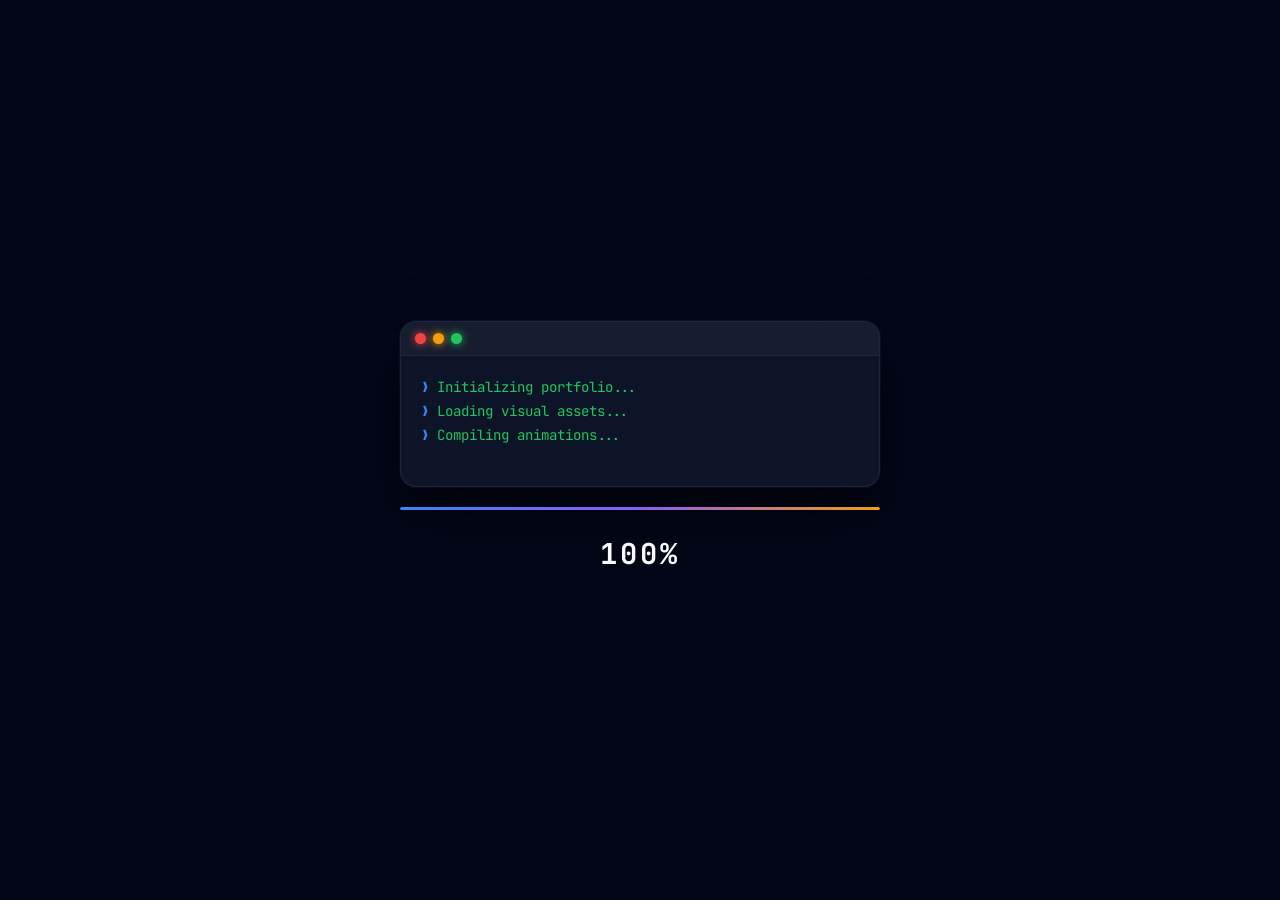
<file: index.html>
<!DOCTYPE html>
<html lang="id">
<head>
    <meta charset="UTF-8">
    <meta name="viewport" content="width=device-width, initial-scale=1.0">
    <title>Beranda | Portofolio Chiro</title>
    <link rel="stylesheet" href="style.css">
</head>
<body>
    <div class="cursor-dot" data-cursor-dot></div>
    <div class="cursor-outline" data-cursor-outline></div>
    <div class="scroll-progress" id="scroll-progress"></div>
    <canvas id="particles-canvas"></canvas>

    <div class="parallax-bg" id="parallax-bg">
        <div class="ambient-glow glow-1"></div>
        <div class="ambient-glow glow-2"></div>
        <div class="ambient-glow glow-3"></div>
        <div class="bg-grid"></div>
    </div>

    <div id="loading-screen">
        <div class="loader-content">
            <div class="loader-terminal">
                <div class="terminal-header">
                    <span class="dot red"></span><span class="dot yellow"></span><span class="dot green"></span>
                </div>
                <div class="terminal-body" id="terminal-text"></div>
            </div>
            <div class="loading-bar-container"><div class="loading-bar" id="loading-bar"></div></div>
            <div class="loading-percentage" id="loading-percentage">0%</div>
        </div>
    </div>

    <nav class="floating-nav">
        <div class="logo">Chiro.dev</div>
        <div class="hamburger" id="hamburger"><span></span><span></span><span></span></div>
        <ul class="nav-links">
            <li><a href="index.html" class="nav-link">Beranda</a></li>
            <li><a href="tentang.html" class="nav-link">Tentang</a></li>
            <li><a href="proyek.html" class="nav-link">Proyek</a></li>
            <li><a href="layanan.html" class="nav-link">Layanan</a></li>
            <li><a href="karier.html" class="nav-link">Karier</a></li>
            <li><a href="kontak.html" class="nav-link">Kontak</a></li>
        </ul>
    </nav>

    <a href="kontak.html" class="floating-collab-btn magnetic">
        <span class="icon">💬</span>
        <span class="btn-text">Ayo Ngobrol!</span>
    </a>

    <header id="beranda" class="page-enter">
        <div class="hero-glass-card">
            <div class="status-badge"><span class="status-dot"></span> Available for Collaboration</div>
            <h1>Halo, Saya <span class="gradient-text animated-gradient">Chiro</span></h1>
            <p class="typing-container">Seorang <span class="typed-text"></span><span class="cursor-blink"></span></p>
            <div class="hero-buttons">
                <a href="proyek.html" class="btn btn-primary magnetic">Lihat Karya Saya →</a>
                <a href="kontak.html" class="btn btn-outline magnetic">Hubungi Saya</a>
            </div>
        </div>

        <div class="scroll-indicator">
            <div class="mouse"><div class="wheel"></div></div>
            <p>Scroll</p>
        </div>

        <div class="marquee-container">
            <div class="marquee-content">
                <span>AVAILABLE FOR HIRE</span><span class="sep">///</span>
                <span>WEB DEVELOPMENT</span><span class="sep">///</span>
                <span>GAME SCRIPTING</span><span class="sep">///</span>
                <span>DISCORD AUTOMATION</span><span class="sep">///</span>
                <span>VISUAL MEDIA</span><span class="sep">///</span>
                <span>AVAILABLE FOR HIRE</span><span class="sep">///</span>
                <span>WEB DEVELOPMENT</span><span class="sep">///</span>
                <span>GAME SCRIPTING</span><span class="sep">///</span>
                <span>DISCORD AUTOMATION</span><span class="sep">///</span>
                <span>VISUAL MEDIA</span><span class="sep">///</span>
            </div>
        </div>
    </header>

    <script src="script.js"></script>
</body>
</html>
</file>
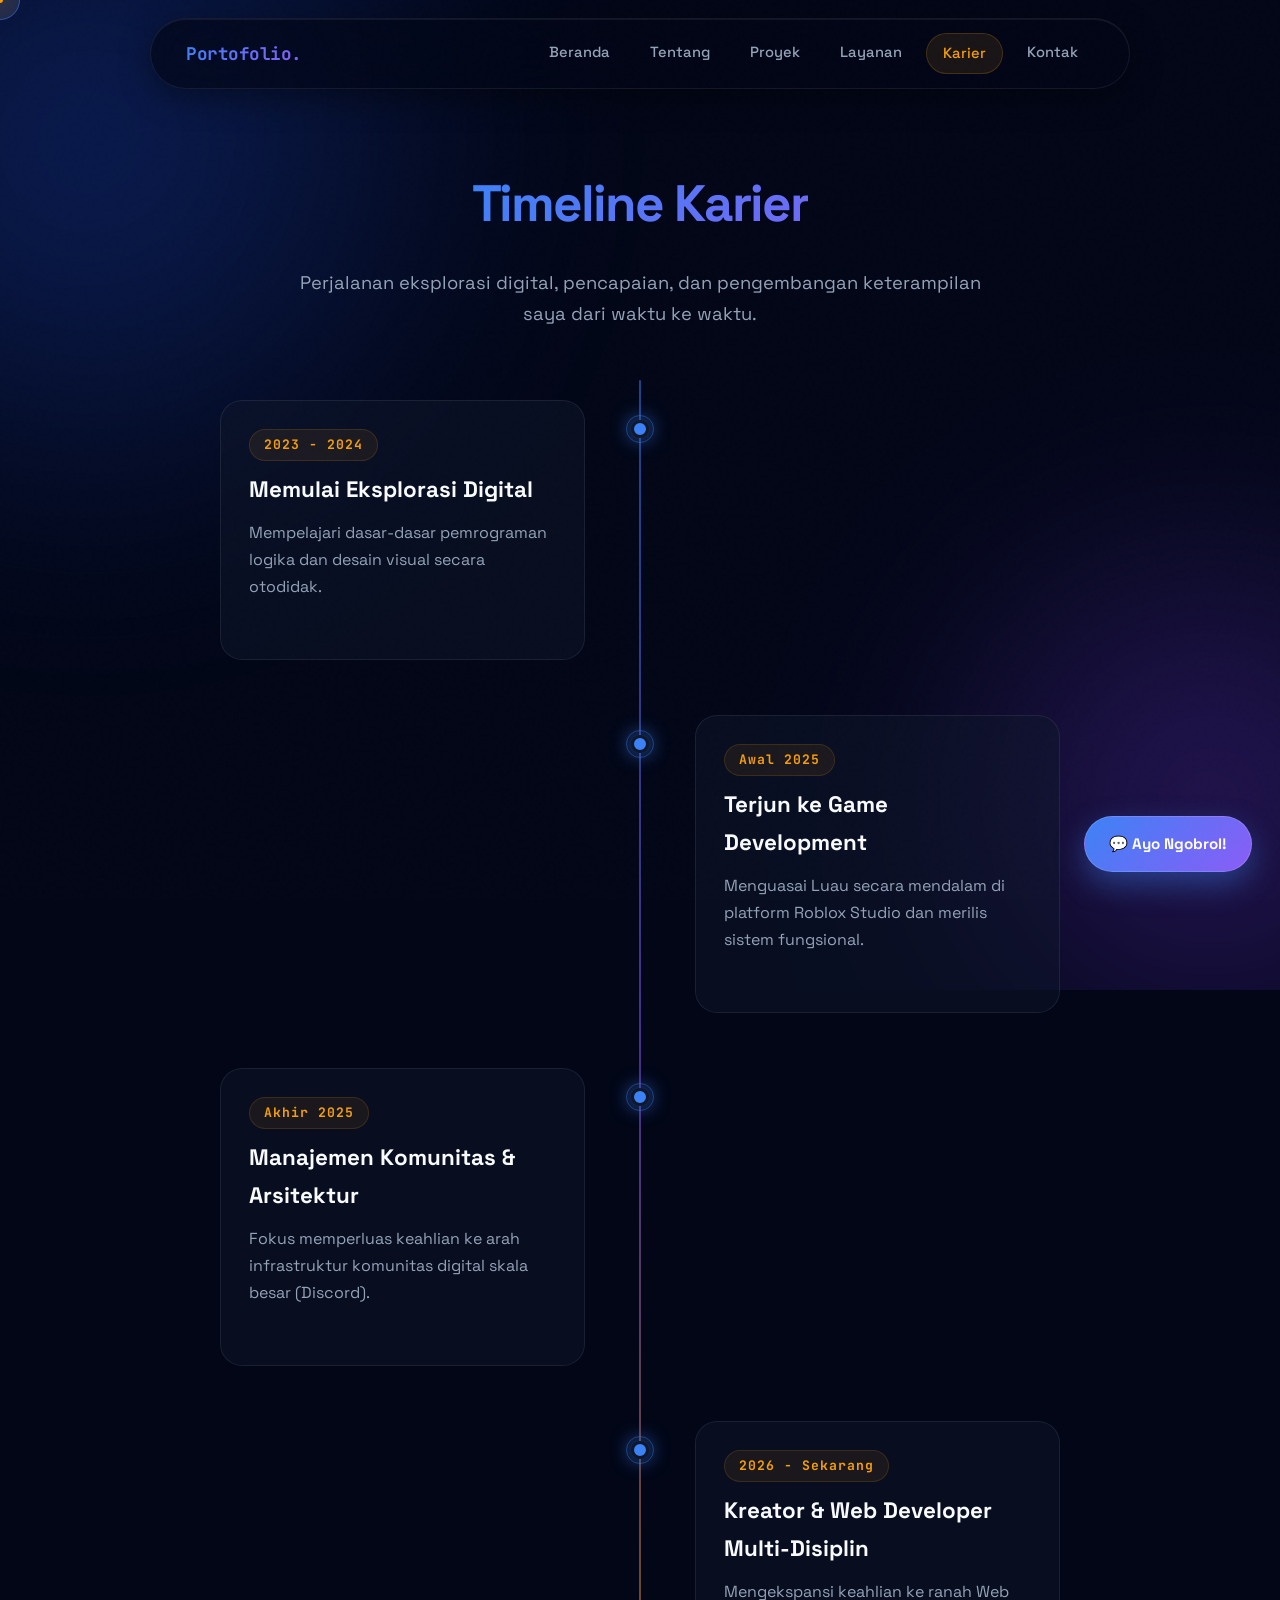
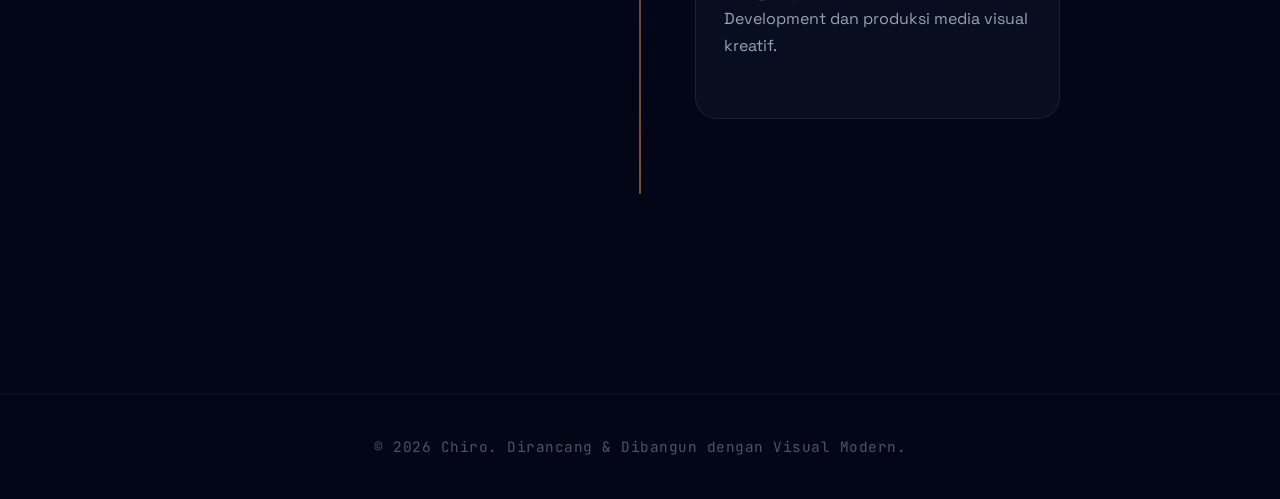
<file: karier.html>
<!DOCTYPE html>
<html lang="id">
<head>
    <meta charset="UTF-8">
    <meta name="viewport" content="width=device-width, initial-scale=1.0">
    <title>Karier & Pencapaian | Portofolio Chiro</title>
    <link rel="stylesheet" href="style.css">
</head>
<body>
    <div class="cursor-dot" data-cursor-dot></div><div class="cursor-outline" data-cursor-outline></div>
    <div class="scroll-progress" id="scroll-progress"></div>
    <div class="parallax-bg" id="parallax-bg"><div class="ambient-glow glow-1"></div><div class="ambient-glow glow-2"></div></div>
    
    <div id="loading-screen">
        <div class="loader-content">
            <div class="loader-terminal"><div class="terminal-header"><span class="dot red"></span><span class="dot yellow"></span><span class="dot green"></span></div><div class="terminal-body" id="terminal-text"></div></div>
            <div class="loading-bar-container"><div class="loading-bar" id="loading-bar"></div></div>
            <div class="loading-percentage" id="loading-percentage">0%</div>
        </div>
    </div>

    <nav class="floating-nav">
        <div class="logo magnetic">Portofolio.</div>
        <div class="hamburger" id="hamburger"><span></span><span></span><span></span></div>
        <ul class="nav-links">
            <li><a href="index.html" class="nav-link magnetic">Beranda</a></li>
            <li><a href="tentang.html" class="nav-link magnetic">Tentang</a></li>
            <li><a href="proyek.html" class="nav-link magnetic">Proyek</a></li>
            <li><a href="layanan.html" class="nav-link magnetic">Layanan</a></li>
            <li><a href="karier.html" class="nav-link magnetic">Karier</a></li>
            <li><a href="kontak.html" class="nav-link magnetic">Kontak</a></li>
        </ul>
    </nav>
    <a href="kontak.html" class="floating-collab-btn magnetic"><span class="icon">💬</span> <span class="btn-text">Ayo Ngobrol!</span></a>

    <main class="sub-page-container page-enter">
        <section class="content-section">
            <h2 class="reveal gradient-text animated-gradient">Timeline Karier</h2>
            <p class="reveal delay-1">Perjalanan eksplorasi digital, pencapaian, dan pengembangan keterampilan saya dari waktu ke waktu.</p>
            
            <div class="timeline-container">
                <div class="timeline-item reveal delay-2" data-id="1">
                    <div class="timeline-dot"></div>
                    <div class="timeline-content">
                        <span class="timeline-date">2023 - 2024</span>
                        <h3>Memulai Eksplorasi Digital</h3>
                        <p>Mempelajari dasar-dasar pemrograman logika dan desain visual secara otodidak.</p>
                        <div class="card-arrow timeline-arrow">➔</div>
                    </div>
                </div>

                <div class="timeline-item reveal delay-3" data-id="2">
                    <div class="timeline-dot"></div>
                    <div class="timeline-content">
                        <span class="timeline-date">Awal 2025</span>
                        <h3>Terjun ke Game Development</h3>
                        <p>Menguasai Luau secara mendalam di platform Roblox Studio dan merilis sistem fungsional.</p>
                        <div class="card-arrow timeline-arrow">➔</div>
                    </div>
                </div>

                <div class="timeline-item reveal delay-4" data-id="3">
                    <div class="timeline-dot"></div>
                    <div class="timeline-content">
                        <span class="timeline-date">Akhir 2025</span>
                        <h3>Manajemen Komunitas & Arsitektur</h3>
                        <p>Fokus memperluas keahlian ke arah infrastruktur komunitas digital skala besar (Discord).</p>
                        <div class="card-arrow timeline-arrow">➔</div>
                    </div>
                </div>

                <div class="timeline-item reveal delay-4" data-id="4">
                    <div class="timeline-dot"></div>
                    <div class="timeline-content">
                        <span class="timeline-date">2026 - Sekarang</span>
                        <h3>Kreator & Web Developer Multi-Disiplin</h3>
                        <p>Mengekspansi keahlian ke ranah Web Development dan produksi media visual kreatif.</p>
                        <div class="card-arrow timeline-arrow">➔</div>
                    </div>
                </div>
            </div>
        </section>
    </main>

    <div id="timeline-modal" class="modal-overlay">
        <div class="modal-content glass-panel">
            <button class="close-modal" id="close-timeline-modal">&times;</button>
            <div class="modal-header">
                <span id="timeline-modal-icon">⏳</span>
                <div style="display: flex; flex-direction: column; align-items: flex-start;">
                    <span id="timeline-modal-date" class="timeline-date" style="margin-bottom: 5px; font-size: 0.8rem;">Tahun</span>
                    <h2 id="timeline-modal-title" class="gradient-text animated-gradient" style="font-size: 1.5rem;">Judul</h2>
                </div>
            </div>
            <div class="modal-body">
                <p id="timeline-modal-desc">Deskripsi detail...</p>
            </div>
        </div>
    </div>

    <footer><p>&copy; 2026 Chiro. Dirancang & Dibangun dengan Visual Modern.</p></footer>
    <script src="script.js"></script>
</body>
</html>
</file>
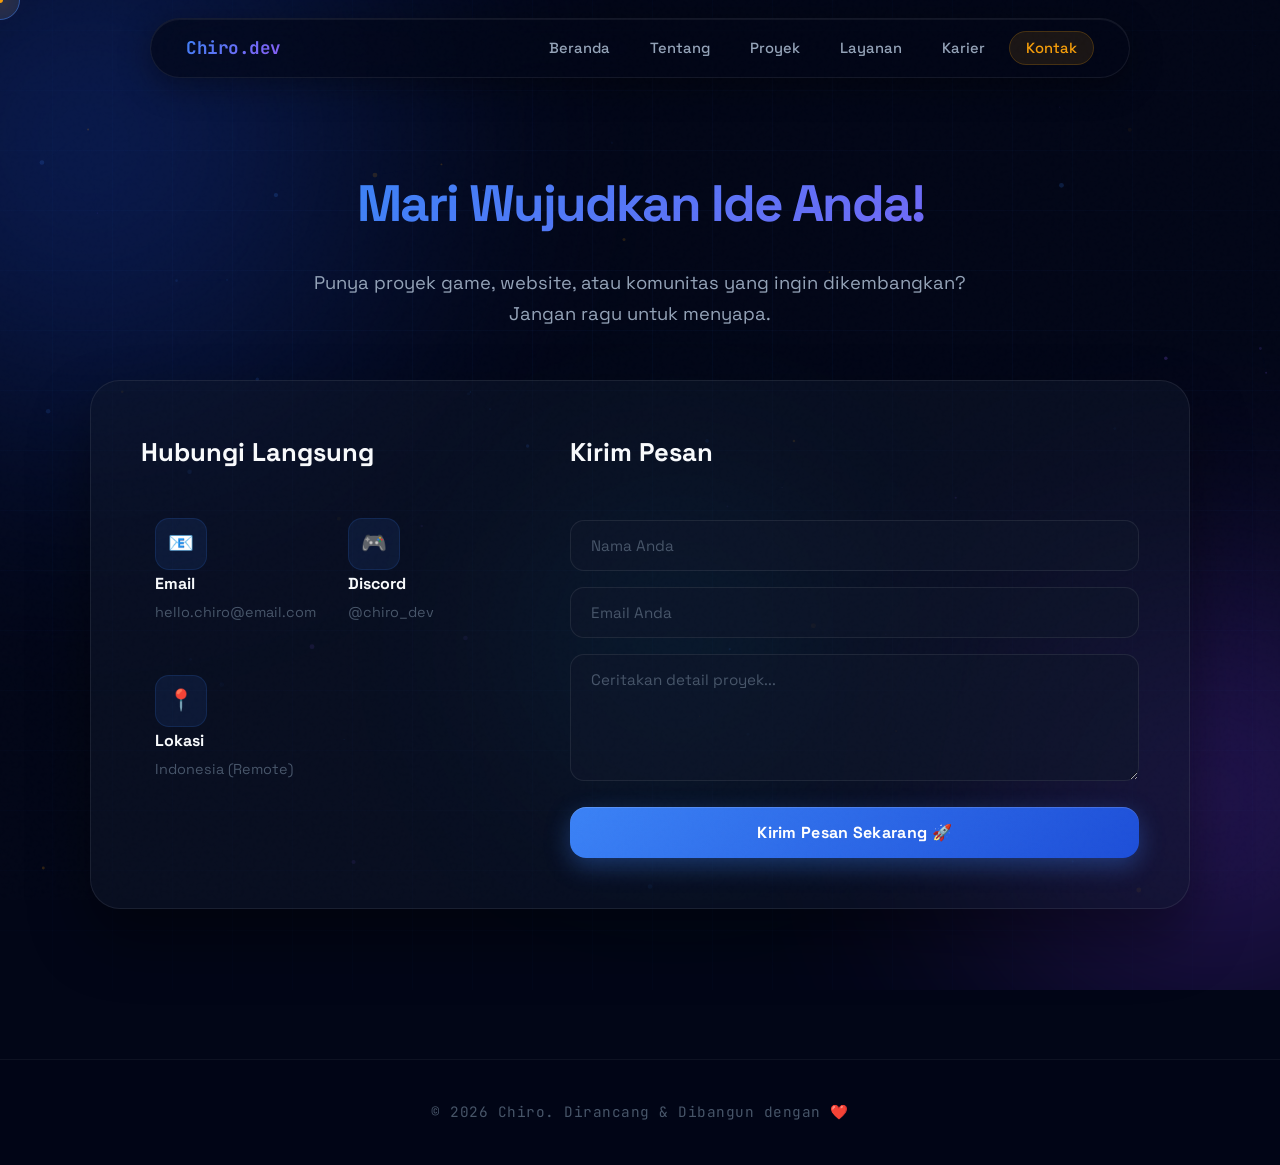
<file: kontak.html>
<!DOCTYPE html>
<html lang="id">
<head>
    <meta charset="UTF-8">
    <meta name="viewport" content="width=device-width, initial-scale=1.0">
    <title>Kontak | Portofolio Chiro</title>
    <link rel="stylesheet" href="style.css">
</head>
<body>
    <div class="cursor-dot" data-cursor-dot></div>
    <div class="cursor-outline" data-cursor-outline></div>
    <div class="scroll-progress" id="scroll-progress"></div>
    <canvas id="particles-canvas"></canvas>

    <div id="loading-screen">
        <div class="loader-content">
            <div class="loader-terminal">
                <div class="terminal-header"><span class="dot red"></span><span class="dot yellow"></span><span class="dot green"></span></div>
                <div class="terminal-body" id="terminal-text"></div>
            </div>
            <div class="loading-bar-container"><div class="loading-bar" id="loading-bar"></div></div>
            <div class="loading-percentage" id="loading-percentage">0%</div>
        </div>
    </div>

    <div class="parallax-bg" id="parallax-bg">
        <div class="ambient-glow glow-1"></div>
        <div class="ambient-glow glow-2"></div>
        <div class="ambient-glow glow-3"></div>
        <div class="bg-grid"></div>
    </div>

    <nav class="floating-nav">
        <div class="logo">Chiro.dev</div>
        <div class="hamburger" id="hamburger"><span></span><span></span><span></span></div>
        <ul class="nav-links">
            <li><a href="index.html" class="nav-link">Beranda</a></li>
            <li><a href="tentang.html" class="nav-link">Tentang</a></li>
            <li><a href="proyek.html" class="nav-link">Proyek</a></li>
            <li><a href="layanan.html" class="nav-link">Layanan</a></li>
            <li><a href="karier.html" class="nav-link">Karier</a></li>
            <li><a href="kontak.html" class="nav-link">Kontak</a></li>
        </ul>
    </nav>

    <main class="sub-page-container page-enter">
        <section class="content-section reveal">
            <h2 class="gradient-text animated-gradient">Mari Wujudkan Ide Anda!</h2>
            <p>Punya proyek game, website, atau komunitas yang ingin dikembangkan? Jangan ragu untuk menyapa.</p>

            <div class="contact-wrapper">
                <div class="contact-info">
                    <h3>Hubungi Langsung</h3>
                    <div class="contact-item magnetic">
                        <span class="contact-icon">📧</span>
                        <div><strong>Email</strong><p>hello.chiro@email.com</p></div>
                    </div>
                    <div class="contact-item magnetic">
                        <span class="contact-icon">🎮</span>
                        <div><strong>Discord</strong><p>@chiro_dev</p></div>
                    </div>
                    <div class="contact-item magnetic">
                        <span class="contact-icon">📍</span>
                        <div><strong>Lokasi</strong><p>Indonesia (Remote)</p></div>
                    </div>
                </div>

                <form id="contact-form" action="https://api.web3forms.com/submit" method="POST" class="contact-form-modern">
                    <input type="hidden" name="access_key" value="4bdb8307-a16b-4d18-8db5-4a4da297ee0d">
                    <h3>Kirim Pesan</h3>
                    <input type="text" name="nama" placeholder="Nama Anda" required>
                    <input type="email" name="email" placeholder="Email Anda" required>
                    <textarea name="pesan" placeholder="Ceritakan detail proyek..." rows="5" required></textarea>
                    <button type="submit" class="btn btn-primary w-100 magnetic">Kirim Pesan Sekarang 🚀</button>
                </form>
            </div>
        </section>
    </main>

    <footer><p>&copy; 2026 Chiro. Dirancang & Dibangun dengan ❤️</p></footer>
    <script src="script.js"></script>
</body>
</html>
</file>
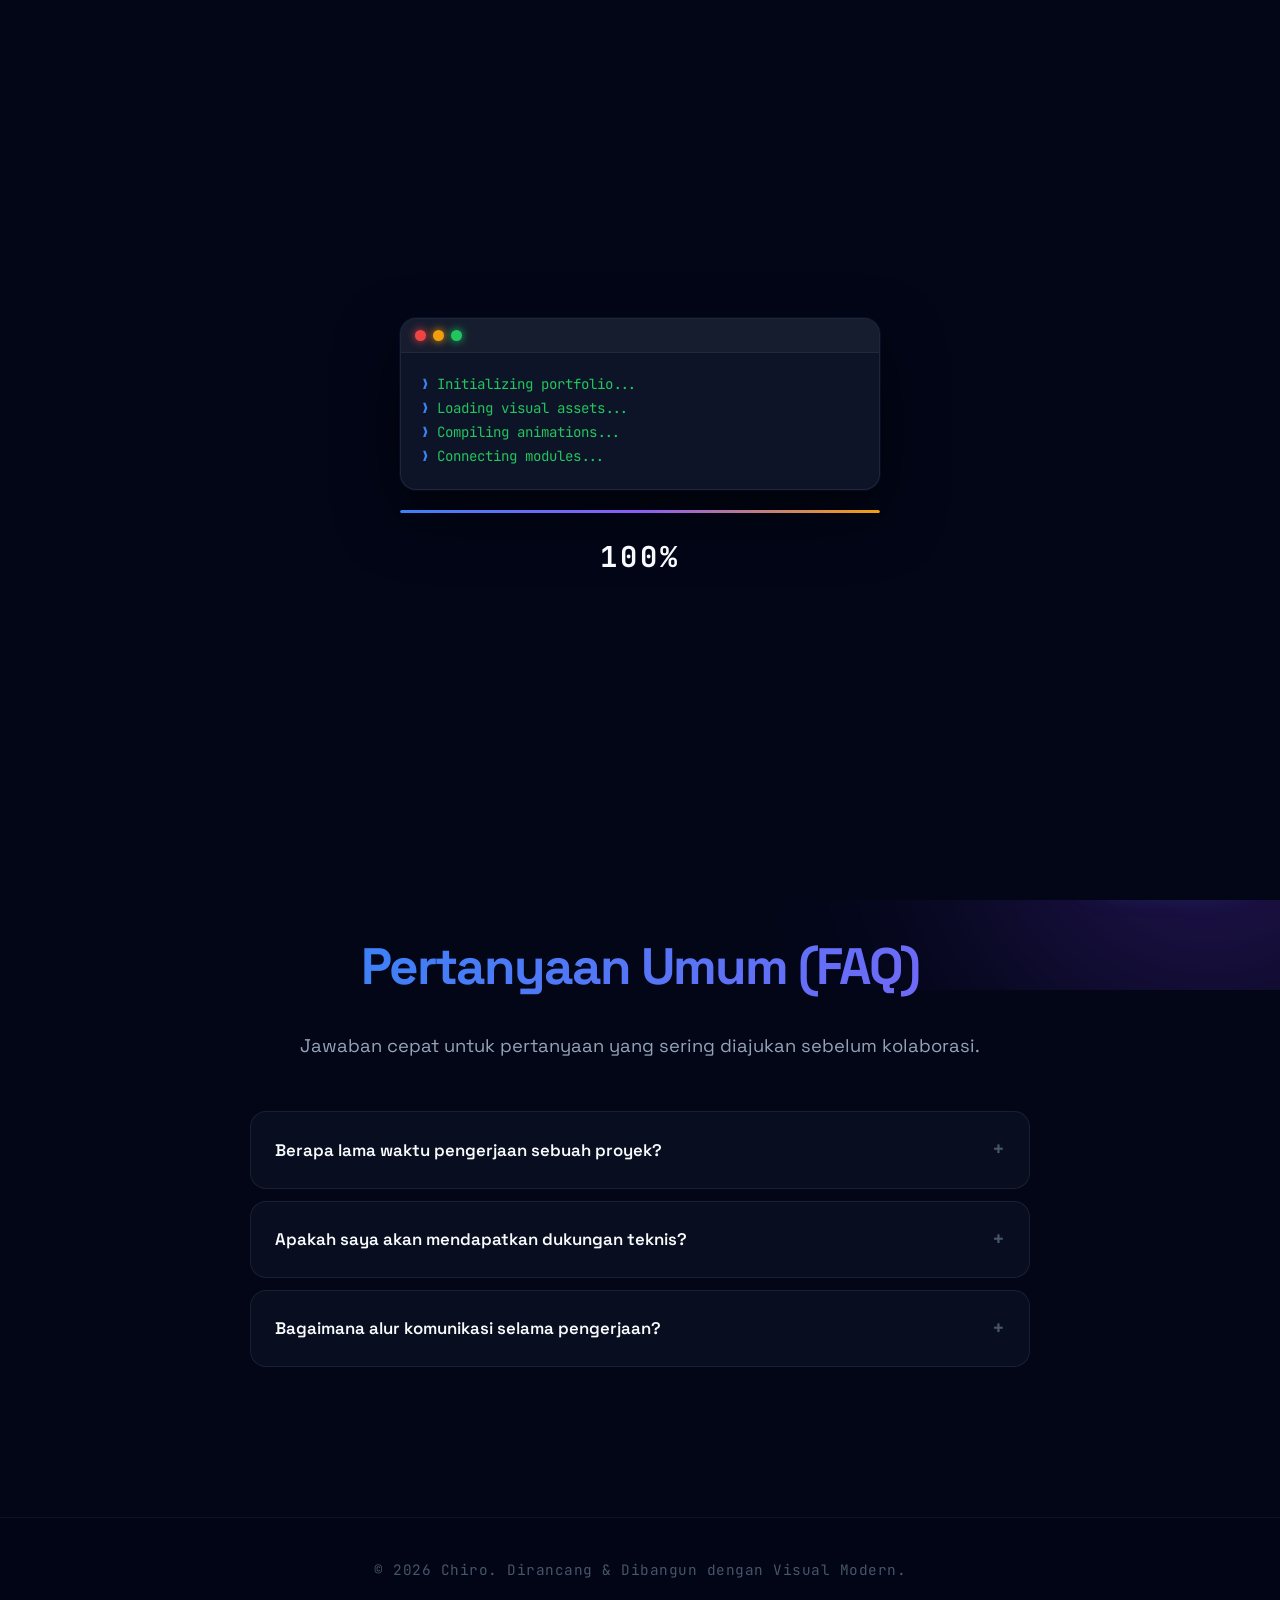
<file: layanan.html>
<!DOCTYPE html>
<html lang="id">
<head>
    <meta charset="UTF-8">
    <meta name="viewport" content="width=device-width, initial-scale=1.0">
    <title>Layanan | Portofolio Chiro</title>
    <link rel="stylesheet" href="style.css">
</head>
<body>
    <div class="cursor-dot" data-cursor-dot></div><div class="cursor-outline" data-cursor-outline></div>
    <div class="scroll-progress" id="scroll-progress"></div>
    <div class="parallax-bg" id="parallax-bg"><div class="ambient-glow glow-1"></div><div class="ambient-glow glow-2"></div></div>
    
    <div id="loading-screen">
        <div class="loader-content">
            <div class="loader-terminal"><div class="terminal-header"><span class="dot red"></span><span class="dot yellow"></span><span class="dot green"></span></div><div class="terminal-body" id="terminal-text"></div></div>
            <div class="loading-bar-container"><div class="loading-bar" id="loading-bar"></div></div>
            <div class="loading-percentage" id="loading-percentage">0%</div>
        </div>
    </div>

    <nav class="floating-nav">
        <div class="logo magnetic">Portofolio.</div>
        <div class="hamburger" id="hamburger"><span></span><span></span><span></span></div>
        <ul class="nav-links">
            <li><a href="index.html" class="nav-link magnetic">Beranda</a></li>
            <li><a href="tentang.html" class="nav-link magnetic">Tentang</a></li>
            <li><a href="proyek.html" class="nav-link magnetic">Proyek</a></li>
            <li><a href="layanan.html" class="nav-link magnetic">Layanan</a></li>
            <li><a href="karier.html" class="nav-link magnetic">Karier</a></li>
            <li><a href="kontak.html" class="nav-link magnetic">Kontak</a></li>
        </ul>
    </nav>
    <a href="kontak.html" class="floating-collab-btn magnetic"><span class="icon">💬</span> <span class="btn-text">Ayo Ngobrol!</span></a>

    <main class="sub-page-container page-enter">
        <section class="content-section">
            <h2 class="reveal gradient-text animated-gradient">Layanan & Keahlian</h2>
            <p class="reveal delay-1">Solusi digital komprehensif yang siap diimplementasikan untuk proyek Anda.</p>
            
            <div class="services-grid reveal delay-2">
                <div class="service-card magnetic">
                    <div class="service-icon">🌐</div>
                    <h3>Web Development</h3>
                    <p>Pembuatan website portofolio, landing page, dan antarmuka web interaktif yang modern, cepat, dan 100% responsif.</p>
                </div>
                <div class="service-card magnetic">
                    <div class="service-icon">🎮</div>
                    <h3>Game Scripting</h3>
                    <p>Pengembangan sistem game kustom menggunakan Luau di Roblox Studio, dari mekanik dasar hingga UI canggih.</p>
                </div>
                <div class="service-card magnetic">
                    <div class="service-icon">🛡️</div>
                    <h3>Discord Setup</h3>
                    <p>Arsitektur server Discord skala besar, pengaturan perizinan, integrasi bot kustom, dan sistem keamanan komunitas.</p>
                </div>
                <div class="service-card magnetic">
                    <div class="service-icon">🎬</div>
                    <h3>Media Production</h3>
                    <p>Pengeditan video dinamis, pembuatan konten promosi yang menarik, dan desain efek visual serta audio.</p>
                </div>
            </div>
        </section>

        <section class="content-section reveal delay-3">
            <h2 class="gradient-text animated-gradient">Pertanyaan Umum (FAQ)</h2>
            <p>Jawaban cepat untuk pertanyaan yang sering diajukan sebelum kolaborasi.</p>
            
            <div class="faq-container">
                <div class="faq-item">
                    <div class="faq-question">Berapa lama waktu pengerjaan sebuah proyek? <span class="faq-icon">+</span></div>
                    <div class="faq-answer"><p>Waktu pengerjaan sangat bergantung pada skala dan kompleksitas proyek. Untuk desain web sederhana memakan waktu 3-7 hari, sementara sistem game yang lebih kompleks bisa membutuhkan waktu beberapa minggu.</p></div>
                </div>
                <div class="faq-item">
                    <div class="faq-question">Apakah saya akan mendapatkan dukungan teknis? <span class="faq-icon">+</span></div>
                    <div class="faq-answer"><p>Ya! Setiap kolaborasi sudah termasuk periode dukungan teknis pasca-rilis untuk memastikan sistem berjalan lancar dan bebas dari bug yang mungkin terlewat.</p></div>
                </div>
                <div class="faq-item">
                    <div class="faq-question">Bagaimana alur komunikasi selama pengerjaan? <span class="faq-icon">+</span></div>
                    <div class="faq-answer"><p>Kita akan berkomunikasi secara intensif melalui Discord atau Email. Saya akan memberikan pembaruan rutin (progress report) setiap ada perkembangan signifikan.</p></div>
                </div>
            </div>
        </section>
    </main>

    <footer><p>&copy; 2026 Chiro. Dirancang & Dibangun dengan Visual Modern.</p></footer>
    <script src="script.js"></script>
</body>
</html>
</file>
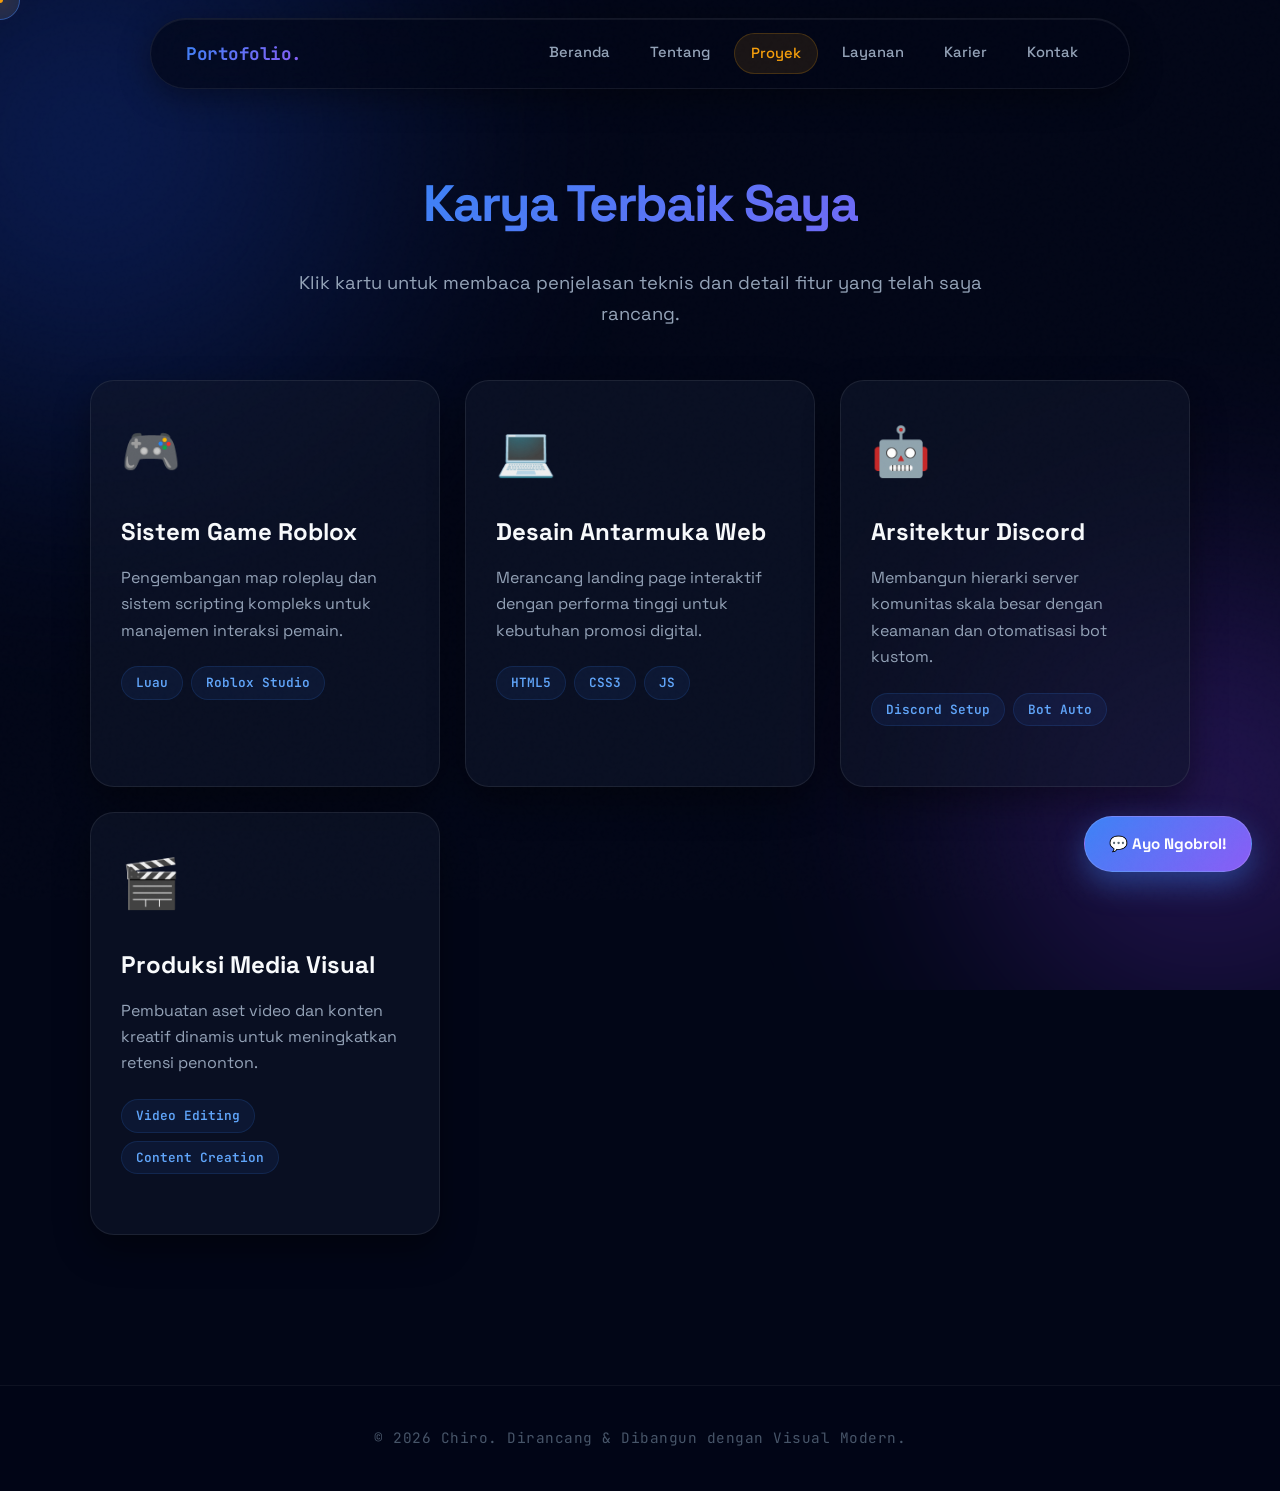
<file: proyek.html>
<!DOCTYPE html>
<html lang="id">
<head>
    <meta charset="UTF-8">
    <meta name="viewport" content="width=device-width, initial-scale=1.0">
    <title>Karya & Proyek | Portofolio Chiro</title>
    <link rel="stylesheet" href="style.css">
</head>
<body>
    <div class="cursor-dot" data-cursor-dot></div><div class="cursor-outline" data-cursor-outline></div>
    <div class="scroll-progress" id="scroll-progress"></div>
    <div class="parallax-bg" id="parallax-bg"><div class="ambient-glow glow-1"></div><div class="ambient-glow glow-2"></div></div>
    
    <div id="loading-screen">
        <div class="loader-content">
            <div class="loader-terminal"><div class="terminal-header"><span class="dot red"></span><span class="dot yellow"></span><span class="dot green"></span></div><div class="terminal-body" id="terminal-text"></div></div>
            <div class="loading-bar-container"><div class="loading-bar" id="loading-bar"></div></div>
            <div class="loading-percentage" id="loading-percentage">0%</div>
        </div>
    </div>

    <nav class="floating-nav">
        <div class="logo magnetic">Portofolio.</div>
        <div class="hamburger" id="hamburger"><span></span><span></span><span></span></div>
        <ul class="nav-links">
            <li><a href="index.html" class="nav-link magnetic">Beranda</a></li>
            <li><a href="tentang.html" class="nav-link magnetic">Tentang</a></li>
            <li><a href="proyek.html" class="nav-link magnetic">Proyek</a></li>
            <li><a href="layanan.html" class="nav-link magnetic">Layanan</a></li>
            <li><a href="karier.html" class="nav-link magnetic">Karier</a></li>
            <li><a href="kontak.html" class="nav-link magnetic">Kontak</a></li>
        </ul>
    </nav>
    <a href="kontak.html" class="floating-collab-btn magnetic"><span class="icon">💬</span> <span class="btn-text">Ayo Ngobrol!</span></a>

    <main class="sub-page-container page-enter">
        <section class="content-section">
            <h2 class="reveal gradient-text animated-gradient">Karya Terbaik Saya</h2>
            <p class="reveal delay-1" style="margin-bottom: 50px;">Klik kartu untuk membaca penjelasan teknis dan detail fitur yang telah saya rancang.</p>
            
            <div class="project-grid">
                <div class="card reveal delay-1" data-id="1">
                    <div class="card-icon-header">🎮</div>
                    <div class="card-content">
                        <h3>Sistem Game Roblox</h3>
                        <p>Pengembangan map roleplay dan sistem scripting kompleks untuk manajemen interaksi pemain.</p>
                        <div class="tags"><span class="tag">Luau</span><span class="tag">Roblox Studio</span></div>
                        <div class="card-arrow">➔</div>
                    </div>
                </div>

                <div class="card reveal delay-2" data-id="2">
                    <div class="card-icon-header">💻</div>
                    <div class="card-content">
                        <h3>Desain Antarmuka Web</h3>
                        <p>Merancang landing page interaktif dengan performa tinggi untuk kebutuhan promosi digital.</p>
                        <div class="tags"><span class="tag">HTML5</span><span class="tag">CSS3</span><span class="tag">JS</span></div>
                        <div class="card-arrow">➔</div>
                    </div>
                </div>

                <div class="card reveal delay-3" data-id="3">
                    <div class="card-icon-header">🤖</div>
                    <div class="card-content">
                        <h3>Arsitektur Discord</h3>
                        <p>Membangun hierarki server komunitas skala besar dengan keamanan dan otomatisasi bot kustom.</p>
                        <div class="tags"><span class="tag">Discord Setup</span><span class="tag">Bot Auto</span></div>
                        <div class="card-arrow">➔</div>
                    </div>
                </div>

                <div class="card reveal delay-4" data-id="4">
                    <div class="card-icon-header">🎬</div>
                    <div class="card-content">
                        <h3>Produksi Media Visual</h3>
                        <p>Pembuatan aset video dan konten kreatif dinamis untuk meningkatkan retensi penonton.</p>
                        <div class="tags"><span class="tag">Video Editing</span><span class="tag">Content Creation</span></div>
                        <div class="card-arrow">➔</div>
                    </div>
                </div>
            </div>
        </section>
    </main>

    <div id="project-modal" class="modal-overlay">
        <div class="modal-content glass-panel">
            <button class="close-modal" id="close-modal">&times;</button>
            <div class="modal-header">
                <span id="modal-icon">🎮</span>
                <h2 id="modal-title" class="gradient-text animated-gradient">Judul</h2>
            </div>
            <div class="modal-body">
                <p id="modal-desc">Deskripsi detail...</p>
                <div id="modal-tags" class="tags" style="margin-top: 20px;"></div>
            </div>
        </div>
    </div>

    <footer><p>&copy; 2026 Chiro. Dirancang & Dibangun dengan Visual Modern.</p></footer>
    <script src="script.js"></script>
</body>
</html>
</file>
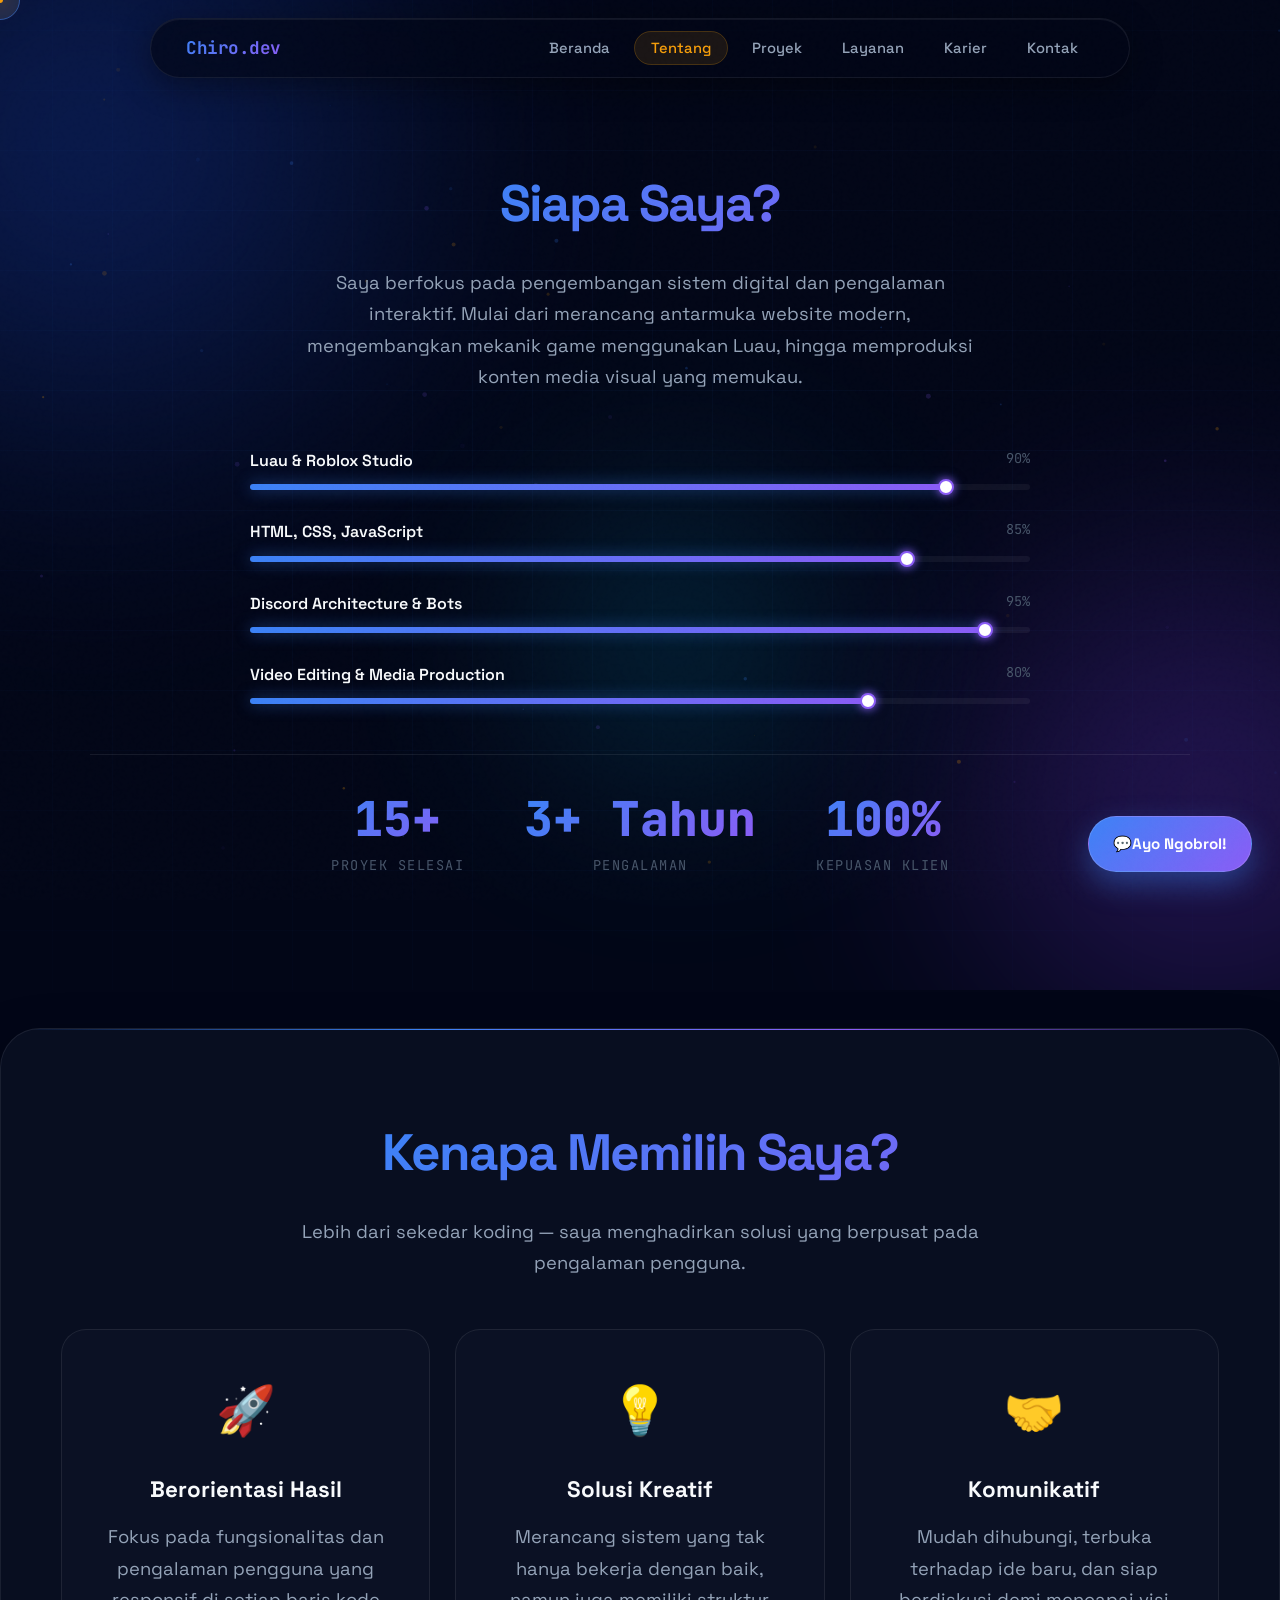
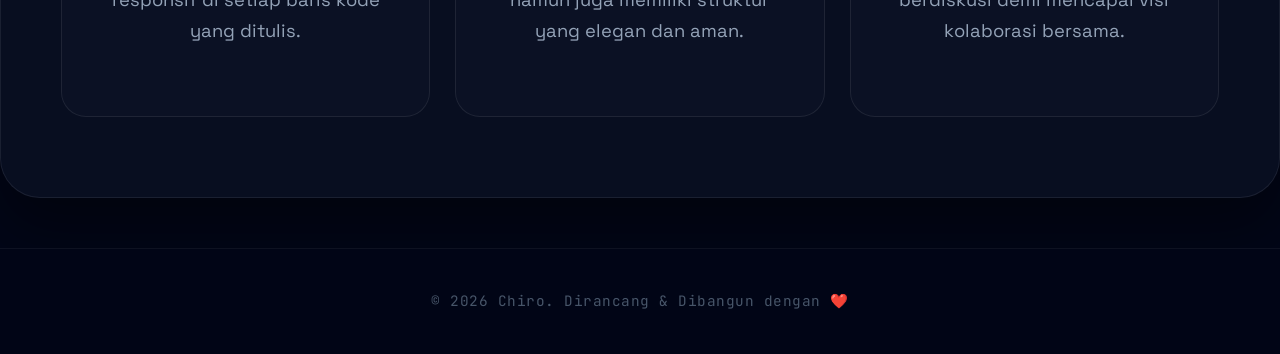
<file: tentang.html>
<!DOCTYPE html>
<html lang="id">
<head>
    <meta charset="UTF-8">
    <meta name="viewport" content="width=device-width, initial-scale=1.0">
    <title>Tentang Saya | Portofolio Chiro</title>
    <link rel="stylesheet" href="style.css">
</head>
<body>
    <div class="cursor-dot" data-cursor-dot></div>
    <div class="cursor-outline" data-cursor-outline></div>
    <div class="scroll-progress" id="scroll-progress"></div>
    <canvas id="particles-canvas"></canvas>

    <div id="loading-screen">
        <div class="loader-content">
            <div class="loader-terminal">
                <div class="terminal-header"><span class="dot red"></span><span class="dot yellow"></span><span class="dot green"></span></div>
                <div class="terminal-body" id="terminal-text"></div>
            </div>
            <div class="loading-bar-container"><div class="loading-bar" id="loading-bar"></div></div>
            <div class="loading-percentage" id="loading-percentage">0%</div>
        </div>
    </div>

    <div class="parallax-bg" id="parallax-bg">
        <div class="ambient-glow glow-1"></div>
        <div class="ambient-glow glow-2"></div>
        <div class="ambient-glow glow-3"></div>
        <div class="bg-grid"></div>
    </div>

    <nav class="floating-nav">
        <div class="logo">Chiro.dev</div>
        <div class="hamburger" id="hamburger"><span></span><span></span><span></span></div>
        <ul class="nav-links">
            <li><a href="index.html" class="nav-link">Beranda</a></li>
            <li><a href="tentang.html" class="nav-link">Tentang</a></li>
            <li><a href="proyek.html" class="nav-link">Proyek</a></li>
            <li><a href="layanan.html" class="nav-link">Layanan</a></li>
            <li><a href="karier.html" class="nav-link">Karier</a></li>
            <li><a href="kontak.html" class="nav-link">Kontak</a></li>
        </ul>
    </nav>

    <a href="kontak.html" class="floating-collab-btn magnetic"><span class="icon">💬</span><span class="btn-text">Ayo Ngobrol!</span></a>

    <main class="sub-page-container page-enter">
        <section class="reveal content-section">
            <h2 class="gradient-text animated-gradient">Siapa Saya?</h2>
            <p>Saya berfokus pada pengembangan sistem digital dan pengalaman interaktif. Mulai dari merancang antarmuka website modern, mengembangkan mekanik game menggunakan Luau, hingga memproduksi konten media visual yang memukau.</p>

            <div class="skills-container" style="margin-top: 55px;">
                <div class="skill">
                    <div class="skill-header"><span class="skill-name">Luau & Roblox Studio</span><span class="skill-level">90%</span></div>
                    <div class="skill-bar"><div class="skill-per" data-target="90%"></div></div>
                </div>
                <div class="skill">
                    <div class="skill-header"><span class="skill-name">HTML, CSS, JavaScript</span><span class="skill-level">85%</span></div>
                    <div class="skill-bar"><div class="skill-per" data-target="85%"></div></div>
                </div>
                <div class="skill">
                    <div class="skill-header"><span class="skill-name">Discord Architecture & Bots</span><span class="skill-level">95%</span></div>
                    <div class="skill-bar"><div class="skill-per" data-target="95%"></div></div>
                </div>
                <div class="skill">
                    <div class="skill-header"><span class="skill-name">Video Editing & Media Production</span><span class="skill-level">80%</span></div>
                    <div class="skill-bar"><div class="skill-per" data-target="80%"></div></div>
                </div>
            </div>

            <!-- Stats Counter -->
            <div class="stats-row">
                <div class="stat-item">
                    <span class="stat-number" data-target="15" data-suffix="+">0+</span>
                    <span class="stat-label">Proyek Selesai</span>
                </div>
                <div class="stat-item">
                    <span class="stat-number" data-target="3" data-suffix="+ Tahun">0</span>
                    <span class="stat-label">Pengalaman</span>
                </div>
                <div class="stat-item">
                    <span class="stat-number" data-target="100" data-suffix="%">0%</span>
                    <span class="stat-label">Kepuasan Klien</span>
                </div>
            </div>
        </section>

        <section class="reveal content-section dark-section">
            <h2 class="gradient-text animated-gradient">Kenapa Memilih Saya?</h2>
            <p>Lebih dari sekedar koding — saya menghadirkan solusi yang berpusat pada pengalaman pengguna.</p>
            <div class="benefits-grid">
                <div class="benefit-card magnetic">
                    <span class="benefit-icon">🚀</span>
                    <h3>Berorientasi Hasil</h3>
                    <p>Fokus pada fungsionalitas dan pengalaman pengguna yang responsif di setiap baris kode yang ditulis.</p>
                </div>
                <div class="benefit-card magnetic">
                    <span class="benefit-icon">💡</span>
                    <h3>Solusi Kreatif</h3>
                    <p>Merancang sistem yang tak hanya bekerja dengan baik, namun juga memiliki struktur yang elegan dan aman.</p>
                </div>
                <div class="benefit-card magnetic">
                    <span class="benefit-icon">🤝</span>
                    <h3>Komunikatif</h3>
                    <p>Mudah dihubungi, terbuka terhadap ide baru, dan siap berdiskusi demi mencapai visi kolaborasi bersama.</p>
                </div>
            </div>
        </section>
    </main>

    <footer><p>&copy; 2026 Chiro. Dirancang & Dibangun dengan ❤️</p></footer>
    <script src="script.js"></script>
</body>
</html>
</file>
<file: style.css>
/* ================================================
   RESET & DASAR
   ================================================ */
@import url('https://fonts.googleapis.com/css2?family=Space+Grotesk:wght@300;400;500;600;700&family=JetBrains+Mono:wght@400;700&display=swap');

:root {
    --bg-deep: #020617;
    --bg-base: #0f172a;
    --bg-card: rgba(15, 23, 42, 0.6);
    --blue: #3b82f6;
    --purple: #8b5cf6;
    --amber: #f59e0b;
    --green: #10b981;
    --text-primary: #f8fafc;
    --text-secondary: #94a3b8;
    --text-muted: #475569;
    --border: rgba(255,255,255,0.08);
    --glow-blue: rgba(59,130,246,0.4);
    --glow-purple: rgba(139,92,246,0.4);
    --radius-lg: 30px;
    --radius-xl: 40px;
}

* { margin: 0; padding: 0; box-sizing: border-box; }
html { scroll-behavior: smooth; }

body {
    background-color: var(--bg-deep);
    color: var(--text-secondary);
    line-height: 1.7;
    overflow-x: hidden;
    font-family: 'Space Grotesk', sans-serif;
}

/* ================================================
   NOISE TEXTURE OVERLAY
   ================================================ */
body::before {
    content: '';
    position: fixed;
    inset: 0;
    background-image: url("data:image/svg+xml,%3Csvg viewBox='0 0 256 256' xmlns='http://www.w3.org/2000/svg'%3E%3Cfilter id='noise'%3E%3CfeTurbulence type='fractalNoise' baseFrequency='0.9' numOctaves='4' stitchTiles='stitch'/%3E%3C/filter%3E%3Crect width='100%25' height='100%25' filter='url(%23noise)' opacity='0.04'/%3E%3C/svg%3E");
    pointer-events: none;
    z-index: 9999;
    opacity: 0.4;
}

/* ================================================
   CUSTOM CURSOR
   ================================================ */
@media (min-width: 768px) {
    body { cursor: none; }
    .cursor-dot {
        width: 6px; height: 6px;
        background: var(--amber);
        position: fixed; top: 0; left: 0;
        border-radius: 50%; z-index: 99999;
        pointer-events: none;
        transform: translate(-50%, -50%);
        box-shadow: 0 0 20px var(--amber), 0 0 40px var(--amber);
        transition: transform 0.08s;
    }
    .cursor-outline {
        width: 40px; height: 40px;
        border: 1.5px solid rgba(59,130,246,0.5);
        position: fixed; top: 0; left: 0;
        border-radius: 50%; z-index: 99998;
        pointer-events: none;
        transform: translate(-50%, -50%);
        transition: width 0.25s, height 0.25s, border-color 0.25s, background 0.25s;
        backdrop-filter: invert(10%);
    }
    body.click-anim .cursor-outline {
        width: 70px; height: 70px;
        border-color: transparent;
        background: rgba(59,130,246,0.15);
    }
    body.cursor-hover .cursor-outline {
        width: 60px; height: 60px;
        border-color: var(--amber);
        background: rgba(245,158,11,0.08);
    }
    body.click-anim .cursor-dot { transform: translate(-50%, -50%) scale(0.3); }
}

/* ================================================
   SCROLL PROGRESS
   ================================================ */
.scroll-progress {
    position: fixed; top: 0; left: 0;
    height: 3px;
    background: linear-gradient(90deg, var(--blue), var(--purple), var(--amber));
    width: 0%; z-index: 10000;
    box-shadow: 0 0 20px var(--blue);
    transition: width 0.1s linear;
}

/* ================================================
   PARALLAX BACKGROUND
   ================================================ */
.parallax-bg {
    position: fixed; top: -10%; left: -10%;
    width: 120vw; height: 120vh;
    z-index: -1; overflow: hidden;
    pointer-events: none;
    background: var(--bg-deep);
}

.ambient-glow {
    position: absolute; border-radius: 50%;
    filter: blur(100px); opacity: 0;
    animation: glow-appear 2s forwards;
}
@keyframes glow-appear { to { opacity: 0.35; } }

.glow-1 {
    width: 70vw; height: 70vw;
    background: radial-gradient(circle, #1d4ed8, transparent 70%);
    top: -20%; left: -15%;
    animation: glow-appear 2s forwards, pulse-glow 14s 2s infinite alternate;
}
.glow-2 {
    width: 55vw; height: 55vw;
    background: radial-gradient(circle, #7c3aed, transparent 70%);
    bottom: -15%; right: -10%;
    animation: glow-appear 2s 0.5s forwards, pulse-glow 18s 2s infinite alternate-reverse;
}
.glow-3 {
    width: 30vw; height: 30vw;
    background: radial-gradient(circle, #0891b2, transparent 70%);
    top: 50%; left: 40%;
    animation: glow-appear 2s 1s forwards, pulse-glow 10s 2s infinite alternate;
}

@keyframes pulse-glow {
    0% { opacity: 0.2; transform: scale(1); }
    100% { opacity: 0.45; transform: scale(1.15); }
}

.bg-grid {
    position: absolute; inset: 0;
    background-image: 
        linear-gradient(rgba(59,130,246,0.04) 1px, transparent 1px),
        linear-gradient(90deg, rgba(59,130,246,0.04) 1px, transparent 1px);
    background-size: 60px 60px;
    mask-image: radial-gradient(ellipse 80% 80% at 50% 50%, black 30%, transparent 100%);
}

/* ================================================
   ANIMASI HALAMAN MASUK
   ================================================ */
.page-enter { animation: fade-slide-up 0.9s cubic-bezier(0.16, 1, 0.3, 1) forwards; }
@keyframes fade-slide-up {
    0% { opacity: 0; transform: translateY(40px); filter: blur(8px); }
    100% { opacity: 1; transform: translateY(0); filter: blur(0); }
}

.sub-page-container { padding-top: 120px; min-height: 80vh; }

/* ================================================
   GRADIENT TEXT
   ================================================ */
.gradient-text {
    background: linear-gradient(135deg, var(--blue), var(--purple), var(--amber));
    background-size: 300% 300%;
    -webkit-background-clip: text;
    -webkit-text-fill-color: transparent;
    background-clip: text;
    display: inline-block;
}
.animated-gradient { animation: gradient-move 5s ease infinite; }
@keyframes gradient-move {
    0% { background-position: 0% 50%; }
    50% { background-position: 100% 50%; }
    100% { background-position: 0% 50%; }
}

/* ================================================
   FLOATING NAV
   ================================================ */
.floating-nav {
    display: flex; justify-content: space-between; align-items: center;
    padding: 14px 35px;
    background: rgba(2, 6, 23, 0.7);
    backdrop-filter: blur(30px);
    -webkit-backdrop-filter: blur(30px);
    color: white;
    position: fixed; top: 18px; left: 50%; transform: translateX(-50%);
    width: 88%; max-width: 980px;
    border-radius: 100px;
    z-index: 1000;
    box-shadow: 0 8px 32px rgba(0,0,0,0.4), inset 0 1px 0 rgba(255,255,255,0.06);
    border: 1px solid rgba(255,255,255,0.07);
    transition: all 0.4s ease;
}
.floating-nav.scrolled {
    padding: 10px 35px;
    background: rgba(2, 6, 23, 0.92);
    box-shadow: 0 12px 40px rgba(0,0,0,0.6), inset 0 1px 0 rgba(255,255,255,0.04);
}

.logo {
    font-family: 'JetBrains Mono', monospace;
    font-weight: 700;
    font-size: 1.1rem;
    color: var(--text-primary);
    letter-spacing: -0.5px;
    background: linear-gradient(135deg, var(--blue), var(--purple));
    -webkit-background-clip: text;
    -webkit-text-fill-color: transparent;
    background-clip: text;
    cursor: default;
}

.nav-links { list-style: none; display: flex; gap: 8px; }
.nav-links a {
    color: var(--text-secondary); text-decoration: none;
    font-weight: 500; font-size: 0.92rem;
    padding: 7px 16px; border-radius: 100px;
    transition: all 0.25s ease;
    position: relative;
}
.nav-links a:hover, .nav-links a.active {
    color: var(--text-primary);
    background: rgba(255,255,255,0.07);
}
.nav-links a.active {
    color: var(--amber);
    background: rgba(245,158,11,0.1);
    border: 1px solid rgba(245,158,11,0.2);
}

.hamburger { display: none; cursor: pointer; flex-direction: column; gap: 5px; z-index: 1001; padding: 5px; }
.hamburger span { width: 22px; height: 2px; background: var(--text-primary); border-radius: 10px; transition: all 0.3s ease; display: block; }
.hamburger.active span:nth-child(1) { transform: translateY(7px) rotate(45deg); background: var(--amber); }
.hamburger.active span:nth-child(2) { opacity: 0; }
.hamburger.active span:nth-child(3) { transform: translateY(-7px) rotate(-45deg); background: var(--amber); }

/* ================================================
   LOADING SCREEN
   ================================================ */
#loading-screen {
    position: fixed; inset: 0;
    background: var(--bg-deep);
    z-index: 999999;
    display: flex; justify-content: center; align-items: center;
    transition: opacity 0.8s cubic-bezier(0.16, 1, 0.3, 1), visibility 0.8s;
}
#loading-screen.fade-out { opacity: 0; visibility: hidden; }

.loader-content {
    display: flex; flex-direction: column;
    align-items: center; width: 90%; max-width: 480px; gap: 20px;
}
.loader-terminal {
    width: 100%;
    background: rgba(15, 23, 42, 0.9);
    border: 1px solid rgba(255,255,255,0.08);
    border-radius: 16px; overflow: hidden;
    box-shadow: 0 25px 60px rgba(0,0,0,0.6), 0 0 0 1px rgba(59,130,246,0.1);
}
.terminal-header {
    background: rgba(255,255,255,0.04);
    padding: 11px 14px;
    display: flex; gap: 7px;
    border-bottom: 1px solid rgba(255,255,255,0.05);
}
.terminal-header .dot { width: 11px; height: 11px; border-radius: 50%; }
.dot.red { background: #ef4444; box-shadow: 0 0 8px #ef4444; }
.dot.yellow { background: #f59e0b; box-shadow: 0 0 8px #f59e0b; }
.dot.green { background: #22c55e; box-shadow: 0 0 8px #22c55e; }
.terminal-body {
    padding: 20px;
    min-height: 130px;
    font-family: 'JetBrains Mono', monospace;
    color: #22c55e; font-size: 0.88rem;
    line-height: 1.7;
}
.terminal-line { opacity: 0; animation: term-fade 0.2s forwards; }
.terminal-line::before { content: '❯ '; color: var(--blue); }
.terminal-line.done { color: #22c55e; }
.terminal-line.err { color: #ef4444; }
@keyframes term-fade { to { opacity: 1; } }

.loading-bar-container {
    width: 100%; height: 3px;
    background: rgba(255,255,255,0.06);
    border-radius: 10px; overflow: hidden;
}
.loading-bar {
    height: 100%; width: 0%;
    background: linear-gradient(90deg, var(--blue), var(--purple), var(--amber));
    border-radius: 10px;
    transition: width 0.1s linear;
    box-shadow: 0 0 20px var(--blue);
}
.loading-percentage {
    color: var(--text-primary);
    font-size: 1.8rem; font-weight: 700;
    font-family: 'JetBrains Mono', monospace;
    letter-spacing: 3px;
}

/* ================================================
   HERO SECTION
   ================================================ */
header {
    height: 100vh;
    display: flex; justify-content: center; align-items: center;
    text-align: center; color: white;
    position: relative; overflow: hidden;
    flex-direction: column;
}

.hero-glass-card {
    background: rgba(15, 23, 42, 0.45);
    backdrop-filter: blur(40px);
    -webkit-backdrop-filter: blur(40px);
    padding: 65px 90px;
    border-radius: 35px;
    border: 1px solid rgba(255,255,255,0.08);
    box-shadow: 
        0 40px 80px rgba(0,0,0,0.5),
        inset 0 1px 0 rgba(255,255,255,0.08),
        0 0 0 1px rgba(59,130,246,0.05);
    z-index: 2; position: relative;
    overflow: hidden;
    animation: hero-card-in 1.2s cubic-bezier(0.16, 1, 0.3, 1) forwards;
}

@keyframes hero-card-in {
    0% { opacity: 0; transform: translateY(50px) scale(0.96); filter: blur(12px); }
    100% { opacity: 1; transform: translateY(0) scale(1); filter: blur(0); }
}

/* Shimmer border top */
.hero-glass-card::before {
    content: '';
    position: absolute; top: 0; left: -100%;
    width: 100%; height: 2px;
    background: linear-gradient(90deg, transparent, var(--blue), var(--purple), transparent);
    animation: shimmer-line 4s ease infinite;
}
@keyframes shimmer-line {
    0% { left: -100%; }
    100% { left: 100%; }
}

/* Corner dots decoration */
.hero-glass-card::after {
    content: '';
    position: absolute; top: 20px; right: 20px;
    width: 6px; height: 6px;
    background: var(--amber);
    border-radius: 50%;
    box-shadow: 0 0 12px var(--amber), -18px 0 0 rgba(139,92,246,0.6), 0 18px 0 rgba(59,130,246,0.6);
    animation: corner-pulse 3s ease infinite;
}
@keyframes corner-pulse {
    0%, 100% { opacity: 0.6; }
    50% { opacity: 1; box-shadow: 0 0 20px var(--amber), -18px 0 0 rgba(139,92,246,0.8), 0 18px 0 rgba(59,130,246,0.8); }
}

.status-badge {
    display: inline-flex; align-items: center; gap: 8px;
    background: rgba(16,185,129,0.1);
    color: #34d399;
    padding: 7px 20px; border-radius: 100px;
    font-size: 0.85rem; font-weight: 600;
    margin-bottom: 28px;
    border: 1px solid rgba(16,185,129,0.2);
    animation: badge-in 1.4s 0.2s cubic-bezier(0.16, 1, 0.3, 1) both;
    font-family: 'JetBrains Mono', monospace;
    letter-spacing: 0.5px;
}
@keyframes badge-in {
    0% { opacity: 0; transform: translateY(-10px); }
    100% { opacity: 1; transform: translateY(0); }
}
.status-dot {
    width: 8px; height: 8px;
    background: var(--green); border-radius: 50%;
    animation: pulse-dot 2s infinite;
    box-shadow: 0 0 10px var(--green);
}
@keyframes pulse-dot {
    0% { box-shadow: 0 0 0 0 rgba(16,185,129,0.7); }
    70% { box-shadow: 0 0 0 10px rgba(16,185,129,0); }
    100% { box-shadow: 0 0 0 0 rgba(16,185,129,0); }
}

.hero-glass-card h1 {
    font-size: 5.5rem;
    font-weight: 800;
    line-height: 1.05;
    margin-bottom: 8px;
    letter-spacing: -3px;
    animation: title-in 1.4s 0.3s cubic-bezier(0.16, 1, 0.3, 1) both;
}
@keyframes title-in {
    0% { opacity: 0; transform: translateY(20px); }
    100% { opacity: 1; transform: translateY(0); }
}

.typing-container {
    font-size: 1.6rem; font-weight: 500;
    margin-bottom: 45px; color: var(--text-secondary);
    animation: title-in 1.4s 0.5s cubic-bezier(0.16, 1, 0.3, 1) both;
    font-family: 'JetBrains Mono', monospace;
}
.typed-text { color: var(--blue); }
.cursor-blink {
    background: var(--amber);
    width: 2px; height: 1.4em;
    display: inline-block;
    vertical-align: middle;
    animation: blink 1s step-end infinite;
}
@keyframes blink {
    0%, 49% { background: var(--amber); }
    50%, 100% { background: transparent; }
}

/* ================================================
   BUTTONS
   ================================================ */
.hero-buttons {
    display: flex; gap: 16px; justify-content: center; flex-wrap: wrap;
    animation: title-in 1.4s 0.7s cubic-bezier(0.16, 1, 0.3, 1) both;
}
.btn {
    display: inline-flex; align-items: center; gap: 8px;
    padding: 15px 38px; border-radius: 100px;
    font-weight: 700; text-decoration: none; cursor: pointer;
    border: none; font-size: 1rem;
    font-family: 'Space Grotesk', sans-serif;
    letter-spacing: 0.3px;
    transition: all 0.3s cubic-bezier(0.16, 1, 0.3, 1);
    position: relative; overflow: hidden;
}
.btn::after {
    content: '';
    position: absolute; inset: 0;
    background: linear-gradient(135deg, rgba(255,255,255,0.15), transparent);
    opacity: 0;
    transition: opacity 0.3s;
}
.btn:hover::after { opacity: 1; }
.btn-primary {
    background: linear-gradient(135deg, var(--blue), #1d4ed8);
    color: white;
    box-shadow: 0 8px 25px rgba(59,130,246,0.35), inset 0 1px 0 rgba(255,255,255,0.15);
}
.btn-primary:hover {
    transform: translateY(-4px);
    box-shadow: 0 18px 40px rgba(59,130,246,0.5);
}
.btn-outline {
    background: rgba(255,255,255,0.04);
    border: 1px solid rgba(255,255,255,0.15);
    color: var(--text-primary);
    backdrop-filter: blur(10px);
}
.btn-outline:hover {
    background: rgba(255,255,255,0.1);
    border-color: rgba(255,255,255,0.3);
    transform: translateY(-4px);
}
.w-100 { width: 100%; justify-content: center; margin-top: 10px; border-radius: 16px; }

/* ================================================
   MARQUEE
   ================================================ */
.marquee-container {
    position: absolute; bottom: 0; left: 0; width: 100%;
    background: rgba(2, 6, 23, 0.8);
    border-top: 1px solid rgba(255,255,255,0.05);
    padding: 14px 0; overflow: hidden;
    display: flex; z-index: 2;
}
.marquee-content {
    display: flex; white-space: nowrap;
    animation: scroll-marquee 25s linear infinite;
    font-weight: 700; font-size: 0.85rem;
    color: var(--text-muted);
    letter-spacing: 3px; font-family: 'JetBrains Mono', monospace;
    gap: 0;
}
.marquee-content span { color: var(--blue); }
.marquee-content .sep { color: var(--text-muted); margin: 0 20px; }
@keyframes scroll-marquee { 0% { transform: translateX(0); } 100% { transform: translateX(-50%); } }

/* ================================================
   SCROLL INDICATOR
   ================================================ */
.scroll-indicator {
    position: absolute; bottom: 70px;
    display: flex; flex-direction: column; align-items: center; gap: 10px;
    color: var(--text-muted); font-size: 0.8rem; letter-spacing: 2px;
    text-transform: uppercase; font-family: 'JetBrains Mono', monospace;
    animation: float-up-down 3s ease-in-out infinite;
}
@keyframes float-up-down {
    0%, 100% { transform: translateY(0); opacity: 0.5; }
    50% { transform: translateY(-8px); opacity: 1; }
}
.mouse {
    width: 22px; height: 36px;
    border: 2px solid rgba(255,255,255,0.2); border-radius: 20px;
    display: flex; justify-content: center; padding-top: 6px;
}
.wheel {
    width: 3px; height: 7px;
    background: var(--amber); border-radius: 10px;
    animation: scroll-wheel 2s ease infinite;
}
@keyframes scroll-wheel {
    0%, 100% { transform: translateY(0); opacity: 1; }
    100% { transform: translateY(12px); opacity: 0; }
}

/* ================================================
   FLOATING COLLAB BUTTON
   ================================================ */
.floating-collab-btn {
    position: fixed; bottom: 28px; right: 28px;
    background: linear-gradient(135deg, var(--blue), var(--purple));
    color: white; padding: 14px 24px;
    border-radius: 100px; text-decoration: none;
    font-weight: 700; font-size: 0.95rem;
    box-shadow: 0 12px 30px rgba(59,130,246,0.4);
    z-index: 1000;
    display: flex; align-items: center; gap: 10px;
    animation: float-btn 3s ease-in-out infinite;
    border: 1px solid rgba(255,255,255,0.15);
    transition: box-shadow 0.3s, transform 0.3s;
}
.floating-collab-btn:hover {
    box-shadow: 0 20px 45px rgba(59,130,246,0.6);
    animation: none;
    transform: translateY(-4px);
}
@keyframes float-btn {
    0%, 100% { transform: translateY(0); }
    50% { transform: translateY(-7px); }
}

/* ================================================
   REVEAL ANIMATION
   ================================================ */
.reveal {
    opacity: 0;
    transform: translateY(50px);
    filter: blur(6px);
    transition: opacity 0.9s cubic-bezier(0.16, 1, 0.3, 1),
                transform 0.9s cubic-bezier(0.16, 1, 0.3, 1),
                filter 0.9s cubic-bezier(0.16, 1, 0.3, 1);
}
.reveal.active { opacity: 1; transform: translateY(0); filter: blur(0); }
.delay-1 { transition-delay: 0.1s; }
.delay-2 { transition-delay: 0.2s; }
.delay-3 { transition-delay: 0.3s; }
.delay-4 { transition-delay: 0.4s; }

/* ================================================
   SECTIONS
   ================================================ */
.content-section {
    padding: 40px 50px 100px;
    text-align: center;
    max-width: 1200px; margin: 0 auto;
    position: relative; z-index: 1;
}
.dark-section {
    color: white; border-radius: var(--radius-xl);
    margin: 50px auto; max-width: 1300px;
    padding: 80px 60px;
    box-shadow: 0 30px 60px rgba(0,0,0,0.4);
    background: rgba(15, 23, 42, 0.5);
    backdrop-filter: blur(30px);
    border: 1px solid var(--border);
    position: relative; overflow: hidden;
}
.dark-section::before {
    content: '';
    position: absolute; top: 0; left: 0; right: 0; height: 1px;
    background: linear-gradient(90deg, transparent, var(--blue), var(--purple), transparent);
}

.content-section h2 {
    font-size: 3.2rem; margin-bottom: 20px;
    font-weight: 800; letter-spacing: -2px;
}
.content-section p {
    font-size: 1.15rem; color: var(--text-secondary);
    max-width: 700px; margin: 0 auto 30px;
}

/* ================================================
   SKILL BARS
   ================================================ */
.skills-container { max-width: 780px; margin: 0 auto; text-align: left; }
.skill { margin-bottom: 28px; }
.skill-header { display: flex; justify-content: space-between; margin-bottom: 10px; }
.skill-name { font-weight: 600; color: var(--text-primary); font-size: 1rem; }
.skill-level { font-size: 0.85rem; color: var(--text-muted); font-family: 'JetBrains Mono', monospace; }
.skill-bar {
    width: 100%; height: 6px;
    background: rgba(255,255,255,0.05);
    border-radius: 10px; overflow: visible;
    position: relative;
}
.skill-per {
    height: 100%; width: 0;
    background: linear-gradient(90deg, var(--blue), var(--purple));
    border-radius: 10px;
    transition: width 1.8s cubic-bezier(0.16, 1, 0.3, 1);
    position: relative;
    box-shadow: 0 0 15px rgba(59,130,246,0.5);
}
.skill-per::after {
    content: '';
    position: absolute; right: -2px; top: 50%;
    transform: translateY(-50%);
    width: 12px; height: 12px;
    background: white;
    border-radius: 50%;
    border: 2px solid var(--purple);
    box-shadow: 0 0 10px var(--purple);
}

/* ================================================
   BENEFIT CARDS
   ================================================ */
.benefits-grid {
    display: grid;
    grid-template-columns: repeat(auto-fit, minmax(260px, 1fr));
    gap: 25px; margin-top: 50px;
}
.benefit-card {
    background: rgba(255,255,255,0.02);
    border: 1px solid var(--border);
    padding: 40px 30px; border-radius: 25px;
    transition: all 0.4s cubic-bezier(0.16, 1, 0.3, 1);
    position: relative; overflow: hidden;
}
.benefit-card::before {
    content: '';
    position: absolute; inset: 0;
    background: linear-gradient(135deg, rgba(59,130,246,0.05), transparent);
    opacity: 0;
    transition: opacity 0.4s;
}
.benefit-card:hover::before { opacity: 1; }
.benefit-card:hover {
    transform: translateY(-8px);
    border-color: rgba(59,130,246,0.3);
    box-shadow: 0 20px 40px rgba(0,0,0,0.3);
}
.benefit-icon {
    font-size: 3rem; margin-bottom: 20px;
    display: block;
    transition: transform 0.3s;
}
.benefit-card:hover .benefit-icon { transform: scale(1.1) rotate(5deg); }
.benefit-card h3 { color: var(--text-primary); margin-bottom: 12px; font-size: 1.4rem; }

/* ================================================
   PROJECT CARDS
   ================================================ */
.project-grid {
    display: grid;
    grid-template-columns: repeat(auto-fit, minmax(300px, 1fr));
    gap: 25px; margin-top: 35px;
    perspective: 1200px;
}
.card {
    background: rgba(15, 23, 42, 0.6);
    backdrop-filter: blur(20px);
    border-radius: 24px;
    position: relative;
    transform-style: preserve-3d;
    box-shadow: 0 15px 35px rgba(0,0,0,0.4);
    border: 1px solid var(--border);
    cursor: pointer; overflow: hidden;
    transition: border-color 0.3s;
}
.card::after {
    content: '';
    position: absolute; inset: 0;
    background: linear-gradient(135deg, rgba(59,130,246,0.05), transparent, rgba(139,92,246,0.05));
    opacity: 0; transition: opacity 0.4s;
}
.card:hover { border-color: rgba(59,130,246,0.3); }
.card:hover::after { opacity: 1; }

.card-icon-header {
    font-size: 3rem; padding: 30px 30px 0;
    text-align: left;
    transform: translateZ(30px);
    transition: transform 0.4s, font-size 0.4s;
}
.card:hover .card-icon-header { transform: translateZ(50px); font-size: 3.5rem; }
.card-content {
    padding: 20px 30px 40px;
    text-align: left;
    transform: translateZ(20px);
    display: flex; flex-direction: column;
    position: relative;
}
.card h3 {
    margin-bottom: 12px; color: var(--text-primary);
    font-size: 1.5rem; font-weight: 800;
    transition: color 0.3s;
}
.card:hover h3 { color: var(--blue); }
.card p { color: var(--text-secondary); margin-bottom: 22px; font-size: 1rem; line-height: 1.65; flex-grow: 1; }

.tags { display: flex; flex-wrap: wrap; gap: 8px; margin-bottom: 20px; }
.tag {
    background: rgba(59,130,246,0.08);
    color: #60a5fa;
    border: 1px solid rgba(59,130,246,0.15);
    padding: 5px 14px; border-radius: 100px;
    font-size: 0.8rem; font-weight: 600;
    font-family: 'JetBrains Mono', monospace;
    transition: all 0.3s;
}
.card:hover .tag {
    background: rgba(59,130,246,0.15);
    border-color: rgba(59,130,246,0.3);
}

.card-arrow {
    position: absolute; bottom: 25px; right: 25px;
    width: 38px; height: 38px;
    background: rgba(59,130,246,0.1);
    border-radius: 50%;
    display: flex; justify-content: center; align-items: center;
    color: var(--blue); font-size: 1.1rem; font-weight: bold;
    transition: all 0.4s cubic-bezier(0.16, 1, 0.3, 1);
    opacity: 0; transform: translateX(-15px);
    border: 1px solid rgba(59,130,246,0.2);
}
.card:hover .card-arrow {
    opacity: 1; transform: translateX(0);
    background: var(--blue); color: white;
    box-shadow: 0 8px 20px rgba(59,130,246,0.4);
}

/* ================================================
   MODAL
   ================================================ */
.modal-overlay {
    position: fixed; inset: 0;
    background: rgba(2,6,23,0.85);
    backdrop-filter: blur(20px);
    -webkit-backdrop-filter: blur(20px);
    z-index: 100000;
    display: flex; justify-content: center; align-items: center;
    opacity: 0; visibility: hidden;
    transition: all 0.4s ease; padding: 20px;
}
.modal-overlay.active { opacity: 1; visibility: visible; }
.modal-content {
    width: 100%; max-width: 620px;
    padding: 40px;
    background: rgba(15, 23, 42, 0.95);
    backdrop-filter: blur(40px);
    border-radius: 28px;
    border: 1px solid rgba(255,255,255,0.08);
    transform: scale(0.9) translateY(25px);
    opacity: 0;
    transition: all 0.5s cubic-bezier(0.16, 1, 0.3, 1);
    position: relative;
    box-shadow: 0 40px 80px rgba(0,0,0,0.8), 0 0 0 1px rgba(59,130,246,0.08);
    text-align: left;
    max-height: 88vh; overflow-y: auto;
}
.modal-overlay.active .modal-content { transform: scale(1) translateY(0); opacity: 1; }
.close-modal {
    position: absolute; top: 18px; right: 22px;
    font-size: 2rem; color: var(--text-muted);
    background: transparent; border: none;
    cursor: pointer; line-height: 1;
    transition: color 0.3s, transform 0.3s;
    width: 40px; height: 40px;
    display: flex; align-items: center; justify-content: center;
    border-radius: 50%;
}
.close-modal:hover { color: #ef4444; transform: rotate(90deg); background: rgba(239,68,68,0.1); }
.modal-header {
    display: flex; align-items: center; gap: 18px;
    margin-bottom: 20px;
    border-bottom: 1px solid var(--border);
    padding-bottom: 18px;
}
.modal-header span { font-size: 2.2rem; }
.modal-header h2 { font-size: 1.7rem; margin: 0; color: var(--text-primary); font-weight: 800; }
.modal-body p { color: #cbd5e1; font-size: 1.05rem; line-height: 1.8; margin-bottom: 15px; }

/* ================================================
   SERVICES
   ================================================ */
.services-grid {
    display: grid;
    grid-template-columns: repeat(auto-fit, minmax(240px, 1fr));
    gap: 25px; margin-top: 40px;
}
.service-card {
    background: rgba(15, 23, 42, 0.5);
    border: 1px solid var(--border);
    padding: 40px 30px; border-radius: 24px;
    transition: all 0.4s cubic-bezier(0.16, 1, 0.3, 1);
    position: relative; overflow: hidden;
    cursor: default;
}
.service-card::before {
    content: '';
    position: absolute; bottom: 0; left: 0; right: 0;
    height: 2px;
    background: linear-gradient(90deg, var(--blue), var(--purple));
    transform: scaleX(0);
    transition: transform 0.4s cubic-bezier(0.16, 1, 0.3, 1);
}
.service-card:hover::before { transform: scaleX(1); }
.service-card:hover {
    transform: translateY(-10px);
    background: rgba(59,130,246,0.05);
    border-color: rgba(59,130,246,0.25);
    box-shadow: 0 20px 40px rgba(0,0,0,0.3);
}
.service-icon { font-size: 2.8rem; margin-bottom: 18px; display: block; transition: transform 0.3s; }
.service-card:hover .service-icon { transform: scale(1.1) rotate(-5deg); }
.service-card h3 { font-size: 1.4rem; color: var(--text-primary); margin-bottom: 12px; font-weight: 700; }
.service-card p { color: var(--text-secondary); font-size: 0.95rem; line-height: 1.65; }

/* ================================================
   FAQ
   ================================================ */
.faq-container { max-width: 780px; margin: 50px auto 0; text-align: left; display: flex; flex-direction: column; gap: 12px; }
.faq-item {
    border: 1px solid var(--border);
    border-radius: 16px;
    background: rgba(15, 23, 42, 0.5);
    overflow: hidden;
    transition: all 0.3s ease;
}
.faq-question {
    padding: 20px 24px;
    display: flex; justify-content: space-between; align-items: center;
    cursor: pointer; font-weight: 600;
    color: var(--text-primary); font-size: 1.05rem;
    transition: background 0.3s;
    user-select: none;
}
.faq-question:hover { background: rgba(255,255,255,0.03); }
.faq-answer {
    max-height: 0; padding: 0 24px; opacity: 0;
    transition: all 0.4s ease; color: var(--text-secondary);
    font-size: 1rem; line-height: 1.7;
}
.faq-item.active { border-color: rgba(59,130,246,0.3); }
.faq-item.active .faq-answer { max-height: 250px; padding: 0 24px 20px; opacity: 1; }
.faq-icon { transition: transform 0.3s; font-size: 1.3rem; color: var(--text-muted); }
.faq-item.active .faq-icon { transform: rotate(45deg); color: var(--blue); }

/* ================================================
   CONTACT
   ================================================ */
.contact-wrapper {
    display: grid;
    grid-template-columns: 1fr 1.5fr;
    gap: 50px; margin-top: 50px;
    text-align: left;
    background: rgba(15, 23, 42, 0.5);
    backdrop-filter: blur(20px);
    padding: 50px;
    border-radius: 30px;
    border: 1px solid var(--border);
    box-shadow: 0 30px 60px rgba(0,0,0,0.4);
}
.contact-info h3, .contact-form-modern h3 {
    font-size: 1.6rem; margin-bottom: 30px;
    color: var(--text-primary); font-weight: 800;
}
.contact-item {
    display: flex; align-items: center; gap: 15px;
    margin-bottom: 22px; padding: 14px;
    border-radius: 16px;
    transition: background 0.3s, transform 0.3s;
    cursor: default;
}
.contact-item:hover { background: rgba(255,255,255,0.04); transform: translateX(6px); }
.contact-icon {
    font-size: 1.3rem;
    background: rgba(59,130,246,0.1);
    color: var(--blue);
    width: 52px; height: 52px;
    display: flex; justify-content: center; align-items: center;
    border-radius: 14px;
    transition: transform 0.3s, background 0.3s;
    border: 1px solid rgba(59,130,246,0.15);
    flex-shrink: 0;
}
.contact-item:hover .contact-icon { transform: scale(1.1) rotate(8deg); background: rgba(59,130,246,0.2); }
.contact-item strong { display: block; font-size: 1rem; color: var(--text-primary); margin-bottom: 3px; }
.contact-item p { margin: 0; color: var(--text-muted); font-size: 0.9rem; }

.contact-form-modern { display: flex; flex-direction: column; gap: 16px; }
.contact-form-modern input,
.contact-form-modern textarea {
    padding: 15px 20px;
    border: 1px solid var(--border);
    border-radius: 14px; font-size: 0.95rem;
    transition: all 0.3s;
    background: rgba(15, 23, 42, 0.6);
    color: var(--text-primary);
    font-family: 'Space Grotesk', sans-serif;
    outline: none;
    resize: vertical;
}
.contact-form-modern input::placeholder,
.contact-form-modern textarea::placeholder { color: var(--text-muted); }
.contact-form-modern input:focus,
.contact-form-modern textarea:focus {
    border-color: rgba(59,130,246,0.5);
    background: rgba(15, 23, 42, 0.9);
    box-shadow: 0 0 0 3px rgba(59,130,246,0.1), 0 10px 25px rgba(0,0,0,0.2);
    transform: translateY(-2px);
}

/* ================================================
   TIMELINE KARIER
   ================================================ */
.timeline-container {
    position: relative; max-width: 880px;
    margin: 50px auto; padding: 20px; text-align: left;
}
.timeline-container::before {
    content: '';
    position: absolute; left: 48px;
    width: 2px; height: 100%;
    background: linear-gradient(180deg, var(--blue), var(--purple), var(--amber));
    top: 0; border-radius: 10px;
    opacity: 0.5;
}
@media (min-width: 768px) {
    .timeline-container::before { left: 50%; transform: translateX(-50%); }
}

.timeline-item {
    position: relative; margin-bottom: 55px;
    width: 100%; padding-left: 95px;
    cursor: pointer;
    transition: all 0.4s cubic-bezier(0.16, 1, 0.3, 1);
}
@media (min-width: 768px) {
    .timeline-item { width: 50%; padding-left: 0; padding-right: 55px; }
    .timeline-item:nth-child(even) { margin-left: 50%; padding-left: 55px; padding-right: 0; }
}

.timeline-dot {
    position: absolute; left: 40px; top: 20px;
    width: 18px; height: 18px;
    background: var(--blue); border-radius: 50%;
    box-shadow: 0 0 20px var(--blue);
    border: 3px solid var(--bg-base); z-index: 2;
    transition: all 0.4s ease;
}
.timeline-dot::after {
    content: '';
    position: absolute; inset: -8px;
    border-radius: 50%;
    border: 1px solid rgba(59,130,246,0.4);
    animation: radar-pulse 2.5s infinite ease-out;
}
@keyframes radar-pulse {
    0% { transform: scale(0.6); opacity: 0.8; }
    100% { transform: scale(2.2); opacity: 0; }
}
.timeline-item:hover .timeline-dot {
    background: var(--amber);
    box-shadow: 0 0 25px var(--amber);
    transform: scale(1.3);
}
.timeline-item:hover .timeline-dot::after { border-color: rgba(245,158,11,0.4); animation-duration: 1.2s; }

@media (min-width: 768px) {
    .timeline-dot { left: 100%; transform: translateX(-50%); }
    .timeline-item:hover .timeline-dot { transform: translateX(-50%) scale(1.3); }
    .timeline-item:nth-child(even) .timeline-dot { left: 0; transform: translateX(-50%); }
    .timeline-item:nth-child(even):hover .timeline-dot { transform: translateX(-50%) scale(1.3); }
}

.timeline-content {
    background: rgba(15, 23, 42, 0.5);
    backdrop-filter: blur(15px);
    padding: 28px;
    border-radius: 22px;
    border: 1px solid var(--border);
    transition: all 0.4s cubic-bezier(0.16, 1, 0.3, 1);
    position: relative; overflow: hidden;
}
.timeline-content::before {
    content: '';
    position: absolute; top: 0; left: 0; right: 0; height: 2px;
    background: linear-gradient(90deg, var(--blue), var(--purple));
    transform: scaleX(0);
    transition: transform 0.4s;
}
.timeline-item:hover .timeline-content::before { transform: scaleX(1); }
.timeline-item:hover .timeline-content {
    transform: translateY(-6px);
    border-color: rgba(245,158,11,0.25);
    box-shadow: 0 20px 40px rgba(0,0,0,0.3);
}

.timeline-date {
    color: var(--amber); font-weight: 700;
    margin-bottom: 10px; display: inline-block;
    background: rgba(245,158,11,0.08);
    padding: 4px 14px; border-radius: 100px;
    font-size: 0.82rem; letter-spacing: 1px;
    font-family: 'JetBrains Mono', monospace;
    transition: all 0.3s;
    border: 1px solid rgba(245,158,11,0.15);
}
.timeline-item:hover .timeline-date { background: var(--amber); color: #0f172a; }
.timeline-content h3 {
    color: var(--text-primary); font-size: 1.4rem;
    margin-bottom: 10px; font-weight: 800; transition: color 0.3s;
}
.timeline-item:hover h3 { color: var(--amber); }
.timeline-content p { color: var(--text-secondary); font-size: 1rem; }

.timeline-arrow {
    position: absolute; bottom: 18px; right: 18px;
    width: 32px; height: 32px;
    background: rgba(255,255,255,0.05); border-radius: 50%;
    display: flex; justify-content: center; align-items: center;
    color: var(--amber); font-size: 1rem;
    transition: all 0.4s ease; opacity: 0; transform: translateX(-15px);
    border: 1px solid rgba(255,255,255,0.08);
}
.timeline-item:hover .timeline-arrow {
    opacity: 1; transform: translateX(0);
    background: var(--amber); color: white;
    box-shadow: 0 6px 18px rgba(245,158,11,0.4);
}

/* ================================================
   FOOTER
   ================================================ */
footer {
    text-align: center; padding: 40px;
    background: rgba(2, 6, 23, 0.9);
    color: var(--text-muted);
    position: relative; z-index: 1;
    font-size: 0.9rem;
    border-top: 1px solid rgba(255,255,255,0.05);
    margin-top: 50px;
    font-family: 'JetBrains Mono', monospace;
    letter-spacing: 0.5px;
}

/* ================================================
   RESPONSIVE
   ================================================ */
@media (max-width: 992px) {
    .contact-wrapper { grid-template-columns: 1fr; padding: 35px; }
    .timeline-container::before { left: 48px; }
    .timeline-item { width: 100%; padding-left: 85px; }
    .timeline-dot { left: 40px; transform: translateX(0) !important; }
    .timeline-item:nth-child(even) { margin-left: 0; padding-left: 85px; padding-right: 0; }
    .timeline-item:nth-child(even) .timeline-dot { left: 40px; }
    .timeline-item:hover .timeline-dot { transform: scale(1.3) !important; }
}

@media (max-width: 768px) {
    .hamburger { display: flex; }
    .floating-nav { width: 93%; padding: 13px 22px; border-radius: 18px; background: rgba(2,6,23,0.97); }
    .nav-links {
        position: fixed; top: 0; right: -100%; width: 72%; height: 100vh;
        background: rgba(2,6,23,0.98); backdrop-filter: blur(25px);
        flex-direction: column; justify-content: center; align-items: center;
        transition: right 0.4s cubic-bezier(0.16, 1, 0.3, 1);
        box-shadow: -10px 0 40px rgba(0,0,0,0.6); margin: 0; z-index: 999;
        border-left: 1px solid var(--border);
        gap: 5px;
    }
    .nav-links.active { right: 0; }
    .nav-links a { font-size: 1.2rem; padding: 12px 30px; border-radius: 12px; width: 100%; text-align: center; }

    .hero-glass-card { padding: 40px 28px; width: 94%; border-radius: 28px; }
    .hero-glass-card h1 { font-size: 2.7rem; letter-spacing: -1.5px; }
    .typing-container { font-size: 1.1rem; margin-bottom: 30px; }
    .content-section { padding: 35px 18px; }
    .dark-section { margin: 25px 12px; padding: 40px 22px; border-radius: 28px; }
    .content-section h2 { font-size: 2.3rem; }

    .project-grid { grid-template-columns: 1fr; }
    .card { width: 100%; }
    .hero-buttons { flex-direction: column; width: 100%; gap: 12px; }
    .btn { width: 100%; padding: 15px; border-radius: 14px; }
    .floating-collab-btn { bottom: 20px; right: 20px; padding: 13px; border-radius: 50%; width: 52px; height: 52px; justify-content: center; }
    .floating-collab-btn .btn-text { display: none; }
    .parallax-bg { display: none; }
    .modal-content { padding: 25px 20px; max-height: 88vh; }
    .contact-wrapper { padding: 28px 20px; }
    .timeline-item { padding-left: 72px; }
    .timeline-dot { left: 32px; top: 18px; width: 14px; height: 14px; }
    .timeline-container::before { left: 38px; }
}

/* ================================================
   PARTICLES CANVAS
   ================================================ */
#particles-canvas {
    position: fixed; top: 0; left: 0;
    width: 100%; height: 100%;
    z-index: 0; pointer-events: none;
    opacity: 0.4;
}

/* ================================================
   COUNTER STATS
   ================================================ */
.stats-row {
    display: flex; justify-content: center;
    gap: 60px; flex-wrap: wrap;
    margin-top: 50px; padding-top: 40px;
    border-top: 1px solid var(--border);
}
.stat-item { text-align: center; }
.stat-number {
    font-size: 3rem; font-weight: 800;
    font-family: 'JetBrains Mono', monospace;
    background: linear-gradient(135deg, var(--blue), var(--purple));
    -webkit-background-clip: text;
    -webkit-text-fill-color: transparent;
    background-clip: text;
    display: block; line-height: 1;
    margin-bottom: 8px;
}
.stat-label { font-size: 0.85rem; color: var(--text-muted); letter-spacing: 1.5px; text-transform: uppercase; font-family: 'JetBrains Mono', monospace; }

/* ================================================
   MAGNETIC HOVER
   ================================================ */
.magnetic { transition: transform 0.3s cubic-bezier(0.16, 1, 0.3, 1); display: inline-block;
</file>
